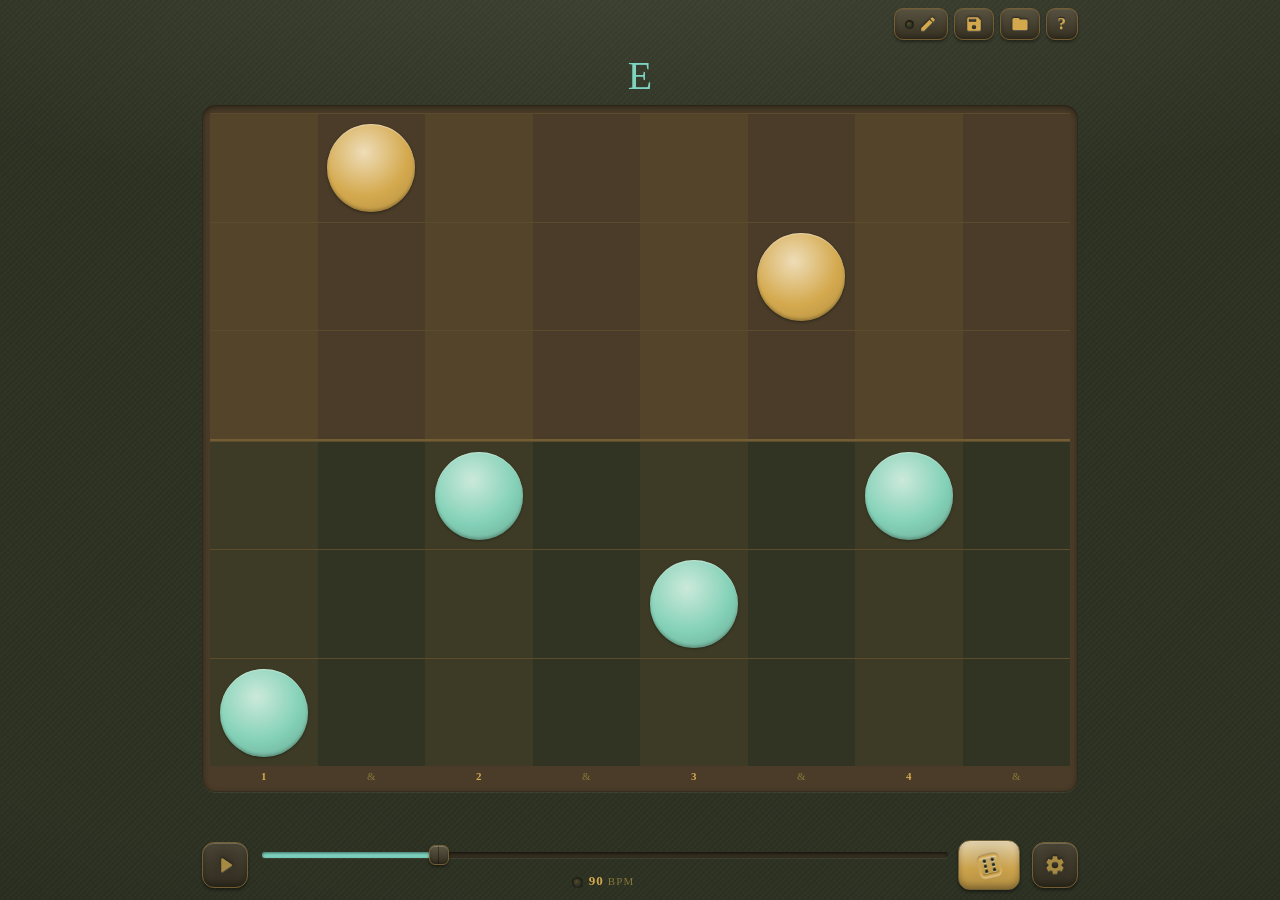
<file: index.html>
<!DOCTYPE html>
<html lang="en">
<head>
  <meta charset="UTF-8" />
  <!-- user-scalable=no + maximum-scale=1: his call (v2.14.4). Honoured in a
       standalone install; iOS Safari has ignored it in a browser tab since iOS 10,
       which is why `touch-action: pan-y` on html/body carries that case. See the
       document-lock comment in styles.css. -->
  <meta name="viewport" content="width=device-width, initial-scale=1, maximum-scale=1, user-scalable=no, viewport-fit=cover" />
  <meta name="theme-color" content="#17291e" />
  <meta name="description" content="Random, playable Travis-picking practice patterns on a drum-machine grid." />
  <title>ThumbPicker</title>

  <!-- PWA: installable + offline. iOS mostly ignores the manifest, so the
       apple-* tags and apple-touch-icon below are what actually make the
       home-screen install (standalone launch + icon) work on iPhone. -->
  <link rel="manifest" href="manifest.webmanifest" />
  <link rel="icon" type="image/png" sizes="32x32" href="icons/favicon-32.png" />
  <link rel="apple-touch-icon" href="icons/apple-touch-icon.png" />
  <meta name="apple-mobile-web-app-capable" content="yes" />
  <!-- ⚠️ `apple-mobile-web-app-status-bar-style: black-translucent` IS
       DELIBERATELY ABSENT (session 46i). Do not put it back without reading this.

       With it, the installed app painted under the status bar — but iOS still
       sized the web view to "screen minus status bar" and anchored it at y=0, so
       it ran out 44px EARLY AT THE BOTTOM. That left a flat, untextured strip
       below the home indicator, outside the document entirely: measured on his
       phone, a `position: fixed; bottom: 0` marker sat ABOVE it and a red `html`
       background would not tint it. Three CSS fixes were tried and all failed,
       because no stylesheet can reach outside the viewport.

       Without it, the view starts below the status bar and fills to the bottom
       edge — confirmed on his phone, `safe-area-inset-top` goes to 0 and the
       strip is gone. The cost is that iOS draws the status bar itself, so
       `theme-color` paints it; theme.js keeps that in step with the active theme
       so the bar matches the app's top edge instead of reading as a foreign
       band. -->
  <meta name="apple-mobile-web-app-title" content="ThumbPicker" />

  <link rel="stylesheet" href="css/styles.css" />
</head>
<body>
  <main>
    <!-- Header, TWO rows: capo state + the four pattern actions, then the name
         on its own line. It was one row from v2.10.2 (that collapse is what paid
         for moving the musical context above the grid), and the name came back
         down in v2.11.0 when the Guide became a fourth pill: with a capo set,
         the name was left 35px of a 351px row. It now has the full width in
         every state. Measured at 4 bars — see the .app-head comment in the CSS
         for what the second row costs on each screen size. -->
    <header class="app-head">
      <div class="ctx-row">
        <!-- Capo state, top-LEFT and in the same place in both chord modes. Only
             exists when a capo is set, so the default screen is untouched. -->
        <span id="capo-tag" class="capo-tag" data-help="capo-tag" hidden></span>
        <div class="grid-actions">
          <!-- Icon-only (v2.8.2): the three pills were the last text controls in an
               app that otherwise speaks in glyphs, and their labels were eating the
               header width the context readout needs — dropping them frees ~58px,
               which is what keeps even a 4-accidental custom progression at full
               14px instead of shrinking to 11.7px. Engraved like the gear and die.
               `title` carries the words (and the saved count) for a long-press. -->
          <button id="edit-toggle" class="pill pill-icon" type="button" aria-pressed="false" data-help="edit-toggle"
                  aria-label="Edit pattern" title="Toggle manual editing"><span class="rec-lamp" aria-hidden="true"></span><svg viewBox="0 0 24 24" aria-hidden="true"><path d="M3 17.25V21h3.75L17.81 9.94l-3.75-3.75L3 17.25zm17.71-10.21a1 1 0 0 0 0-1.41l-2.34-2.34a1 1 0 0 0-1.41 0l-1.83 1.83 3.75 3.75 1.83-1.83z"/></svg></button>
          <!-- Save and Load are NAV in help mode (help.js's NAV_SELECTOR), not
               educational stops — same treatment as the gear: they're doorways
               into sheets that now have real content of their own worth
               explaining, so the card lives on what's inside, not the pill. -->
          <button id="open-save" class="pill pill-icon" type="button"
                  aria-label="Save pattern" title="Save"><svg viewBox="0 0 24 24" aria-hidden="true"><path d="M17 3H5a2 2 0 0 0-2 2v14a2 2 0 0 0 2 2h14a2 2 0 0 0 2-2V7l-4-4zm-5 16a3 3 0 1 1 0-6 3 3 0 0 1 0 6zm3-10H5V5h10v4z"/></svg></button>
          <button id="open-load" class="pill pill-icon" type="button"
                  aria-label="Load pattern" title="Load"><svg viewBox="0 0 24 24" aria-hidden="true"><path d="M10 4H4a2 2 0 0 0-2 2v12a2 2 0 0 0 2 2h16a2 2 0 0 0 2-2V8a2 2 0 0 0-2-2h-8l-2-2z"/></svg></button>
          <!-- The Guide moved here from the Options sheet (v2.11.0): it was the
               only ACTION in there wearing a field label, and help belongs with
               the app's other always-reachable actions, not on a settings page. -->
          <button id="open-help" class="pill pill-icon pill-help" type="button"
                  aria-pressed="false" data-help="help-mode"
                  aria-label="Help mode: tap anything to see what it does"
                  title="Help">?</button>
        </div>
      </div>
      <div class="name-row" data-help="loaded-name">
        <span id="loaded-name" class="loaded-name"></span>
      </div>
    </header>

    <div class="stage">
      <!-- ONE slot above the grid says what you're playing over, in both chord
           modes: the single chord, or the progression's Roman numerals + key.
           They used to live in different places (chord here, progression up in
           the header), so the readout moved when you switched modes. The slot's
           height is reserved, so the grid never shifts; the big single-mode
           chord still overflows it upward, as it always did. -->
      <!-- One explanation, two boxes: the slot's own height is reserved and
           full-width, but what's IN it is either a 40px chord overflowing
           upward or a text-width run of numerals. `data-help-ring` points help
           mode's highlight at whichever child is actually showing, so it rings
           the thing you tapped rather than the reserved space around it. -->
      <div id="chord-head" class="chord-head" data-help="chord-head" data-help-ring=".c, #context">
        <span class="c"></span>
        <span id="context" class="context" hidden></span>
      </div>
      <section id="grid" class="grid" aria-label="Pattern grid" data-help="grid"></section>
    </div>
  </main>

  <!-- The only permanently-visible controls: the things you reach for with a
       guitar in your hands. Everything else lives in the Options sheet. -->
  <div class="controls">
    <!-- Status chips: sit bottom-right, above the gear, so the header name row
         is reserved for the pattern name. Both can show at once (e.g. Full
         Random bass under ×2), so they're a row, not one slot. -->
    <div class="type-indicators">
      <span id="x2-indicator" class="type-indicator" data-help="x2-indicator"></span>
      <span id="type-indicator" class="type-indicator" data-help="type-indicator"></span>
    </div>
    <div class="transport">
      <!-- BOTH transport icons live here and CSS shows one, keyed off
           `aria-pressed` — which already tracks exactly "running or counting
           in", so there is no second source of truth to drift. They're SVG for
           the same reason the die and gear are (session 44e): as text glyphs
           they were at the mercy of whatever the font drew for U+25A0, which
           was a 5.74px square in a 46px button sitting beside two 22px icons.
           It also retires the U+FE0E hack that stopped iOS rendering them as
           colour emoji. The `aria-label` still carries the state for a screen
           reader; the SVGs are decorative. -->
      <button id="play" class="btn-icon btn-play" type="button" aria-pressed="false" data-help="play"
              aria-label="Start metronome">
        <svg class="icon-play" viewBox="0 0 24 24" aria-hidden="true"><path d="M9 5.6 18.6 12 9 18.4Z" stroke="currentColor" stroke-width="2.2" stroke-linejoin="round"/></svg>
        <svg class="icon-stop" viewBox="0 0 24 24" aria-hidden="true"><rect x="7.2" y="7.2" width="9.6" height="9.6" rx="2"/></svg>
      </button>
      <div class="slider-wrap" data-help="bpm">
        <input id="bpm" class="bpm-slider" type="range" min="40" max="240" step="1" value="90"
               aria-label="Tempo in beats per minute" />
        <div class="bpm-readout"><!-- No data-help: the lamp sits INSIDE .slider-wrap, so a tap on it walks up
             to the Tempo card. It's a jewel blinking beside a number marked BPM,
             and its one non-obvious job (counting you in) is Play's card. -->
        <span id="beat-lamp" class="beat-lamp" aria-hidden="true"></span><output id="bpm-value" class="bpm-value" for="bpm">90</output> BPM</div>
      </div>
      <button id="generate" class="btn-icon btn-roll" type="button" data-help="generate"
              aria-label="Generate a new pattern" title="Generate">
        <svg viewBox="0 0 24 24" aria-hidden="true"><rect x="3.2" y="3.2" width="17.6" height="17.6" rx="4" fill="none" stroke="currentColor" stroke-width="2"/><circle cx="8.4" cy="7.4" r="1.4"/><circle cx="8.4" cy="12" r="1.4"/><circle cx="8.4" cy="16.6" r="1.4"/><circle cx="15.6" cy="7.4" r="1.4"/><circle cx="15.6" cy="12" r="1.4"/><circle cx="15.6" cy="16.6" r="1.4"/></svg>
      </button>
      <button id="open-options" class="btn-icon btn-gear" type="button"
              aria-label="Options" title="Options">
        <svg viewBox="0 0 24 24" aria-hidden="true"><path d="M19.14 12.94c.04-.3.06-.61.06-.94 0-.32-.02-.64-.07-.94l2.03-1.58a.49.49 0 0 0 .12-.61l-1.92-3.32a.488.488 0 0 0-.59-.22l-2.39.96c-.5-.38-1.03-.7-1.62-.94l-.36-2.54a.484.484 0 0 0-.48-.41h-3.84c-.24 0-.43.17-.47.41l-.36 2.54c-.59.24-1.13.57-1.62.94l-2.39-.96c-.22-.08-.47 0-.59.22L2.74 8.87c-.12.21-.08.47.12.61l2.03 1.58c-.05.3-.09.63-.09.94s.02.64.07.94l-2.03 1.58a.49.49 0 0 0-.12.61l1.92 3.32c.12.22.37.29.59.22l2.39-.96c.5.38 1.03.7 1.62.94l.36 2.54c.04.24.24.41.47.41h3.84c.24 0 .44-.17.48-.41l.36-2.54c.59-.24 1.12-.56 1.62-.94l2.39.96c.22.08.47 0 .59-.22l1.92-3.32c.12-.22.07-.47-.12-.61l-2.01-1.58zM12 15.6a3.6 3.6 0 1 1 0-7.2 3.6 3.6 0 0 1 0 7.2z"/></svg>
      </button>
    </div>
  </div>

  <!-- Options: generation inputs (set between takes) + app-wide preferences. -->
  <div id="options-sheet" class="sheet" hidden>
    <div class="sheet-backdrop" data-close></div>
    <section class="sheet-panel" role="dialog" aria-modal="true" aria-labelledby="options-title">
      <!-- TWO PAGES. The sheet used to hold everything at once and sat at 460px
           of a 487px cap on a 375x553 phone — ~27px spare, i.e. room for zero new
           control rows (a row is 58px). That ceiling had already pushed the die
           onto a section-header line and left the capo nowhere to go. Splitting
           on the natural seam — what the PATTERN is, vs how the APP behaves —
           gives each page ~150px spare.
           The tabs ride the sheet's TITLE line, so the split costs no height at
           all (the version tag moved into the Guide to make the room). -->
      <header class="sheet-head">
        <h2 id="options-title">Options</h2>
        <div class="segmented seg-tabs" role="tablist" aria-label="Options pages">
          <button type="button" role="tab" id="tab-setup" class="active"
                  aria-controls="page-setup" aria-selected="true">Setup</button>
          <button type="button" role="tab" id="tab-prefs"
                  aria-controls="page-prefs" aria-selected="false">Preferences</button>
        </div>
        <button class="sheet-close" type="button" data-close aria-label="Close"><svg viewBox="0 0 12 12" aria-hidden="true"><path d="M1 1l10 10M11 1L1 11"/></svg></button>
      </header>

      <!-- Both pages occupy the SAME grid cell, so the panel is always as tall as
           the taller one and switching tabs can't make the sheet jump. The
           inactive page is hidden by `visibility` (still occupying its cell), not
           `display`. -->
      <div class="sheet-pages">

      <div class="sheet-page" id="page-setup" role="tabpanel" aria-labelledby="tab-setup">

      <!-- Row 1 is the instrument's CONTEXT — one chord or a progression, and
           where the capo is. Deliberately NOT the die's row (see row 2). -->
      <div class="control-row format-capo">
        <div class="field" data-help="chord-mode">
          <span>Format</span>
          <div id="chord-mode" class="segmented" role="group" aria-label="Chord mode">
            <button type="button" data-mode="single" class="active">Single</button>
            <button type="button" data-mode="progression">Progression</button>
          </div>
        </div>

        <!-- The empty slot sits BETWEEN the two controls as of v2.14.4, which is
             what right-aligns the capo (his note). It moved rather than
             disappearing, so the row keeps its fixed 3-slot geometry — and putting
             the slack here instead of at the right edge means the capo's legend
             still sits over its own stepper rather than floating left of it, which
             is what "right align the button, not the label" asks for.
             The "sounds in" readout used to live in this slot; it moved into the
             header's capo tag (v2.12.0), where the capo state is already reported,
             so the two halves of one fact stopped living on two screens. -->
        <div class="field"></div>

        <!-- Capo: a shape-first transpose. The grid's frets are SHAPE frets, so
             nothing on screen changes — this shifts the sounding pitch and the
             concert-key readout only. Negative values are a down-tuned guitar
             (the same transform, which a physical capo can't do). -->
        <div class="field" data-help="capo">
          <span>Capo</span>
          <div class="stepper" id="capo">
            <button type="button" data-capo-step="-1" aria-label="Capo down">−</button>
            <output id="capo-value" aria-live="off">0</output>
            <button type="button" data-capo-step="1" aria-label="Capo up">+</button>
          </div>
        </div>
      </div>

      <!-- Row 2 is the die's row, and holds NOTHING else it doesn't re-roll —
           that adjacency is the only thing telling you what the die's scope is,
           and since v2.14.4 the die sits directly BESIDE the chord rather than out
           at the row's edge (his note). The whole group is centred, and the two
           modes are cut to the same total width, so nothing moves when you switch.
           See .control-row.with-die. -->
      <div class="control-row with-die">
        <!-- TWO controls that open ONE panel (v2.14.1, his call): the chord and
             its quality are separate cylinders, so they're separated here too —
             two legends over two wells with a division line between them. The
             <select> underneath is still one control holding one chord id; only
             the trigger's face is split (see chordSplitLabel in wheel.js). -->
        <label class="field field-split" id="field-chord" data-help="field-chord">
          <span class="split-legends"><span>Chord</span><span>Quality</span></span>
          <select id="chord"></select>
        </label>

        <!-- ONE field over TWO selects (v2.14.5, his call): key × progression is a
             cross-product the same way root × quality is — "let's play a 1-4-5 in
             C" — so it wears the same split field and opens the same two-drum
             panel. #key carries `dd-native data-dd="1"` so enhanceAll SKIPS it:
             there is one trigger here, owned by #progression, and the key reel
             writes to #key through the commitKey handed to the renderer. Both
             selects stay the source of truth and app.js's two `change` listeners
             are untouched. -->
        <label class="field field-split" id="field-keyprog" data-help="field-keyprog" hidden>
          <span class="split-legends"><span>Key</span><span>Progression</span></span>
          <select id="key" class="dd-native" data-dd="1" aria-label="Key"></select>
          <select id="progression" aria-label="Progression"></select>
        </label>

        <div class="field field-die">
          <!-- The die is a carved key SUNK into a well now (session 27, his call):
               same recessed-well + raised-key material as the capo stepper, so the
               Options sheet speaks one hardware language. The well is the sized
               46px element; the key fills it and sinks straight in on press. This
               deliberately differs from the transport's PROUD Generate die — two
               dice, two treatments, because the options die sits among wells. -->
          <div class="die-well">
          <button id="randomize-chords" class="die-btn" type="button" data-help="randomize-chords"
                  aria-label="Random key and progression" title="Random key &amp; progression">
            <!-- A SIX, and tilted, to match the transport's die (v2.14.6, his
                 note). Same pip layout and radii as #generate's — two columns of
                 three — so the two dice read as the same object; the tilt is on
                 the svg in CSS, like the transport's. The form factor stays this
                 button's own: an engraved outline on a flat key, not the cream
                 Bakelite face. -->
            <svg viewBox="0 0 24 24" aria-hidden="true"><rect x="3.2" y="3.2" width="17.6" height="17.6" rx="4" fill="none" stroke="currentColor" stroke-width="2"/><circle cx="8.4" cy="7.4" r="1.4"/><circle cx="8.4" cy="12" r="1.4"/><circle cx="8.4" cy="16.6" r="1.4"/><circle cx="15.6" cy="7.4" r="1.4"/><circle cx="15.6" cy="12" r="1.4"/><circle cx="15.6" cy="16.6" r="1.4"/></svg>
          </button>
          </div>
        </div>

        <!-- Save / delete a custom progression (item 17, session 45). ONE key,
             three states, driven by syncProgressionSaveKey(): disabled on a
             preset or in single mode, a floppy on a hand-edit you haven't
             stored, a bin on one you have — so you delete a progression from
             the same place you saved it.

             It rides THIS row rather than the header (his placement call): a
             row below the header pills would cost >=32px against the 11.06px
             of clearance the grid has at 375x553. Measured here at 375: the
             page track is 343px and the group is 237 + 46 + this 44px well
             over 6px gaps = 339, so 4px of slack — the same margin the
             `.layers` row lives with. It stays in the DOM in SINGLE mode too,
             merely disabled, which is what keeps the group's total width
             identical in both chord modes so the die can't move when you
             switch. Both facts are re-measured by the "save-progression key
             fits the die's row" layout test. -->
        <div class="field field-die">
          <div class="die-well well-save-prog">
            <button id="save-progression" class="die-btn" type="button" data-action="off" disabled
                    data-help="save-progression"
                    aria-label="Save this progression" title="Save progression">
              <!-- Two glyphs, one shown at a time by CSS off `data-action` — the
                   same trick the transport's play/stop pair uses (v3.12.1), and
                   for the same reason: one button whose FACE reports the state
                   beats two buttons where one is always dead. -->
              <svg class="glyph-save" viewBox="0 0 24 24" aria-hidden="true"><path d="M4.6 3.6h11.2l3.6 3.6v12.6a.6.6 0 0 1-.6.6H4.6a.6.6 0 0 1-.6-.6V4.2a.6.6 0 0 1 .6-.6z" fill="none" stroke="currentColor" stroke-width="1.9" stroke-linejoin="round"/><path d="M7.8 3.6h7.2v5.2H7.8z" fill="none" stroke="currentColor" stroke-width="1.7" stroke-linejoin="round"/><path d="M7.4 13.2h9.2v7.2H7.4z" fill="none" stroke="currentColor" stroke-width="1.7" stroke-linejoin="round"/></svg>
              <svg class="glyph-delete" viewBox="0 0 24 24" aria-hidden="true"><path d="M4.4 6.6h15.2M9.6 6.6V4.4a.8.8 0 0 1 .8-.8h3.2a.8.8 0 0 1 .8.8v2.2M6.4 6.6l.9 13a.8.8 0 0 0 .8.8h7.8a.8.8 0 0 0 .8-.8l.9-13" fill="none" stroke="currentColor" stroke-width="1.9" stroke-linecap="round" stroke-linejoin="round"/><path d="M10.4 10.4v6.4M13.6 10.4v6.4" fill="none" stroke="currentColor" stroke-width="1.7" stroke-linecap="round"/></svg>
            </button>
          </div>
        </div>
      </div>

      <!-- Thumb and Fingers sit side by side because that IS the model: two
           layers, generated and re-rolled independently. The row's slots are
           UNEVEN (see .control-row.layers) — the Thumb menu has by far the
           longest values and the other two have the shortest. -->
      <div class="control-row layers">
        <label class="field" data-help="bass">
          <span>Thumb</span>
          <select id="bass"></select>
        </label>
        <label class="field" data-help="chaos">
          <span>Fingers</span>
          <select id="chaos"></select>
        </label>
        <!-- Session 36 — Pattern length's old slot. A two-key segmented
             control, same family as Format/Capo/the die (his call, not the
             Sound-toggle lamp material — that belongs to the Preferences
             page, this sheet's Setup page speaks carved-keys-in-a-well).
             Starts `data-locked` to match the default Single mode (see
             #field-keyprog's static `hidden` for the same pattern);
             setChordMode() flips it as the mode changes.
             LOCKED, NOT `disabled` (his call, session 36c): a disabled button
             can't be `:active`, so a press gave no feedback at all — he wants
             it to press in and POP BACK OUT, i.e. visibly refuse rather than
             sit dead. So the keys stay enabled, the lock lives on the wrapper,
             and app.js refuses the commit; the ka-chunk stays silent because a
             locked press is a no-op, the same rule as re-pressing an already-
             seated key or the capo at an end-stop. -->
        <div class="field" data-help="x2">
          <span>×2</span>
          <div id="x2-toggle" class="segmented" role="group" aria-label="×2 mode" data-locked>
            <button type="button" data-x2="off" class="active">×1</button>
            <button type="button" data-x2="on">×2</button>
          </div>
        </div>
      </div>

      <!-- Swing. On the Setup page rather than Preferences because this is
           part of what you're PLAYING, not how the app behaves — the same
           reasoning that keeps chord and capo here. It is NOT a generation
           input: the die doesn't roll it and it isn't in the pattern, which is
           why it sits below the die's row rather than in it.

           ONE smooth slider over the whole range, like the BPM one it sits
           below — the user tried five named detents (v2.13.1) and preferred
           this. It swings the "&"s only; the quarters resolution that briefly
           rode beside it here was cut for not being Travis picking. -->
      <div class="control-row">
        <label class="field span-3" id="field-swing" data-help="swing">
          <span>Swing</span>
          <div class="slider-well">
            <input id="swing" class="swing-slider" type="range" min="50" max="75" step="1" value="50"
                   aria-label="Swing amount" aria-valuetext="Straight">
            <output id="swing-value" class="swing-value" for="swing">Straight</output>
          </div>
        </label>
      </div>

      </div><!-- /page-setup -->

      <div class="sheet-page is-away" id="page-prefs" role="tabpanel" aria-labelledby="tab-prefs">

      <p class="sheet-sec">Sound</p>

      <!-- Amp pilot lamps in a 2x2 bank — the jewel lights when the layer is on.
           Metronome / Melody / Count-in are what you hear during play; Buttons is
           the UI press-click (its own on/off). ids are unchanged (click-toggle =
           metronome, pattern-toggle = melody) so the app wiring is untouched. -->
      <div class="lamp-row">
        <label class="lamp" data-help="click-toggle">
          <input id="click-toggle" type="checkbox" checked />
          <span class="jewel"></span>
          <span class="t">Metronome</span>
        </label>
        <label class="lamp" data-help="pattern-toggle">
          <input id="pattern-toggle" type="checkbox" checked />
          <span class="jewel"></span>
          <span class="t">Melody</span>
        </label>
        <label class="lamp" data-help="count-in-toggle">
          <input id="count-in-toggle" type="checkbox" checked />
          <span class="jewel"></span>
          <span class="t">Count-in</span>
        </label>
        <label class="lamp" data-help="ui-sound-toggle">
          <input id="ui-sound-toggle" type="checkbox" checked />
          <span class="jewel"></span>
          <span class="t">Buttons</span>
        </label>
      </div>

      <!-- On its OWN full-width row, deliberately outside the 2x2 (session 48e).
           The four above are sound SOURCES; this one is device behaviour, so it
           reads as a different kind of setting, and full width fits a real phrase
           instead of another cryptic word. It is the opt-OUT: the app takes the
           audio by default, because nearly everyone keeps a phone on silent and a
           polite default would mean a clickless first impression for almost
           everyone. Measured at 375x553 before adding: the Preferences panel had
           155.89px of slack under the 88dvh cap and this row costs 49.5px. Three
           across was measured and rejected - a third-width lamp is 109px and
           "Metronome" alone is 83px of text before its jewel. -->
      <div class="lamp-row one">
        <label class="lamp" data-help="share-audio-toggle">
          <input id="share-audio-toggle" type="checkbox" />
          <span class="jewel"></span>
          <span class="t">Let other apps play</span>
        </label>
      </div>

      <!-- ONE ROW OF THREE (his call, session 44c). Tone shipped on a row of its
           own under the Sound lamps, on the argument that it's a sound setting
           rather than an appearance one — but `.control-row` is a 3-slot grid and
           these two were already sitting at a third each, so the third slot was
           standing empty directly below. Filling it costs a whole row's height
           and reads tidier than the semantic split did.

           No "Appearance" caption: the fields name themselves, the page is
           already called Preferences, and a caption that looks exactly like a
           field label stacked on top of field labels says nothing. That's also
           why a mixed sound/appearance row is fine here — nothing claims
           otherwise.

           Tone is a field (the dropdown/well family) rather than a segmented
           key: carved keys in a well are the SETUP page's material, and a
           two-key segment here would import Setup's language. -->
      <div class="control-row">
        <label class="field" data-help="tone">
          <span>Tone</span>
          <select id="tone"></select>
        </label>
        <label class="field" data-help="label-mode">
          <span>Note labels</span>
          <select id="label-mode"></select>
        </label>
        <label class="field" data-help="theme">
          <span>Theme</span>
          <select id="theme"></select>
        </label>
      </div>

      </div><!-- /page-prefs -->
      </div><!-- /sheet-pages -->
    </section>
  </div>

  <!-- Saved library: save the current pattern, or load/delete an existing one -->
  <div id="saved-sheet" class="sheet" hidden>
    <div class="sheet-backdrop" data-close></div>
    <section class="sheet-panel" role="dialog" aria-modal="true" aria-labelledby="saved-title">
      <header class="sheet-head">
        <h2 id="saved-title">Save</h2>
        <!-- Export/Import/Restore used to ride this row as three always-visible
             text buttons (session 39); session 43 tucked them behind a "..."
             toggle. His follow-up: keep the toggle, but the revealed buttons
             belong back on THIS row, to the right of the title, same as
             before — not pushed onto a row of their own below. -->
        <button id="library-menu-btn" class="sheet-menu-btn" type="button" data-help="library-menu"
                aria-label="Library options" title="Library options" hidden>
          <svg viewBox="0 0 24 24" aria-hidden="true"><circle cx="5" cy="12" r="2.2"/><circle cx="12" cy="12" r="2.2"/><circle cx="19" cy="12" r="2.2"/></svg>
        </button>
        <div id="library-menu" class="library-menu" hidden>
          <button id="export-btn" type="button" data-help="export-btn">Export</button>
          <button id="import-btn" type="button" data-help="import-btn">Import</button>
          <button id="restore-builtins-btn" type="button" data-help="restore-builtins-btn">Restore</button>
          <input id="import-file" type="file" accept="application/json" hidden />
        </div>
        <button class="sheet-close" type="button" data-close aria-label="Close"><svg viewBox="0 0 12 12" aria-hidden="true"><path d="M1 1l10 10M11 1L1 11"/></svg></button>
      </header>

      <p id="import-hint" class="save-hint"></p>

      <div id="save-section">
        <div class="save-row">
          <input id="save-name" type="text" placeholder="Name this pattern" autocomplete="off" data-help="save-name" />
          <button id="save-btn" class="btn-primary" type="button" data-help="save-btn">Save</button>
        </div>
        <div class="save-hint-row">
          <span id="save-lamp" class="save-lamp" aria-hidden="true"></span>
          <p id="save-hint" class="save-hint"></p>
        </div>
      </div>

      <!-- One card covers every dynamic row inside: the per-item markup is all
           built in app.js, so (same precedent as the grid's per-bar chord
           picker, grid.js) it carries no data-help of its own and falls
           through to this static parent instead — the "every data-help target
           has copy" test only scans this file, not app.js. -->
      <ul id="saved-list" class="saved-list" data-help="saved-list"></ul>
    </section>
  </div>

  <script type="module" src="js/app.js"></script>
</body>
</html>
</file>
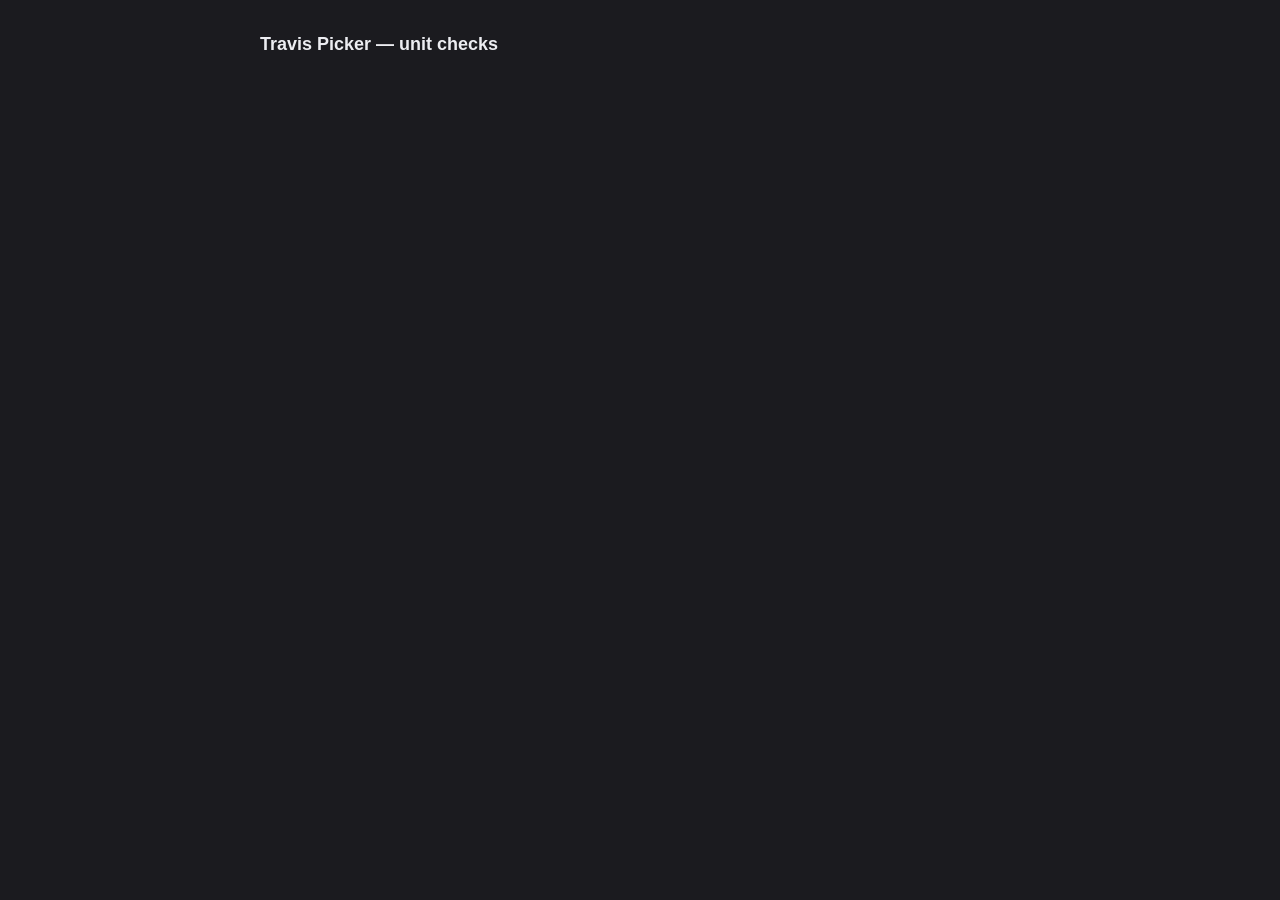
<file: tests.html>
<!DOCTYPE html>
<html lang="en">
<head>
  <meta charset="UTF-8" />
  <meta name="viewport" content="width=device-width, initial-scale=1" />
  <title>Travis Picker — Tests</title>
  <style>
    body { background:#1b1b1f; color:#ecedf1; font:15px/1.4 -apple-system,BlinkMacSystemFont,"Segoe UI",Roboto,sans-serif; padding:20px; max-width:760px; margin:0 auto; }
    h1 { font-size:18px; }
    ul { list-style:none; padding:0; }
    code { color:#f0a44a; }
  </style>
</head>
<body>
  <h1>Travis Picker — unit checks</h1>
  <div id="report"></div>
  <script type="module">
    import { runTests } from "./js/tests.js";
    runTests(document.getElementById("report"));
  </script>
</body>
</html>
</file>
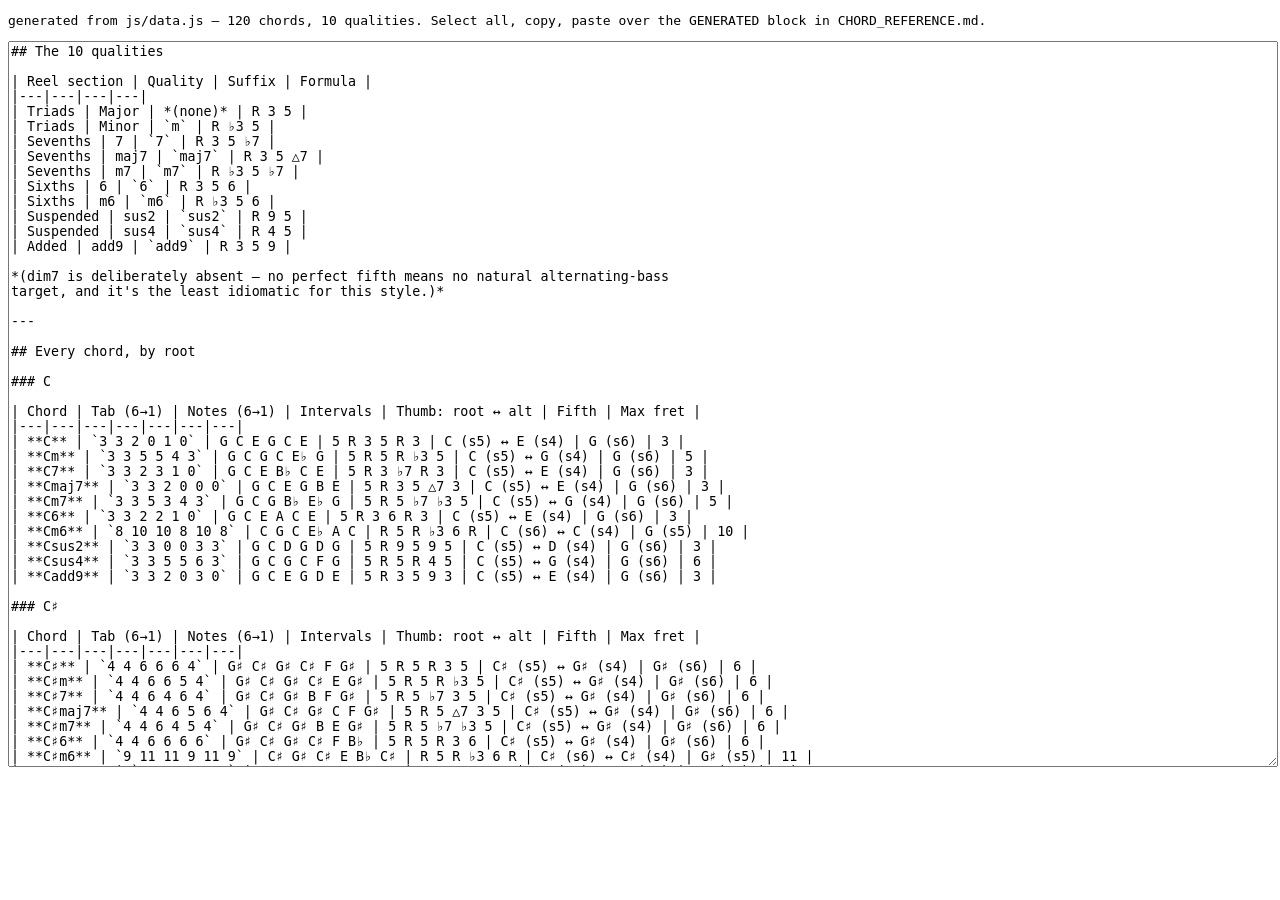
<file: tools/gen_chord_reference.html>
<!doctype html>
<html>
<head>
<meta charset="utf-8">
<title>CHORD_REFERENCE.md table generator</title>
</head>
<body>
<!--
  Authoring tool, not part of the app — nothing at runtime imports this page,
  and it isn't in sw.js's PRECACHE. It regenerates the TABLE portion of
  ../CHORD_REFERENCE.md straight from js/data.js, so the reference sheet can't
  drift out of sync with a voicing change the way the hand-typed original did
  (~25 chords went stale across session 35 alone).

  How to use: serve the repo over HTTP (ES modules need it — see CLAUDE.md's
  "Running it"), open this page, copy the textarea's contents, and paste them
  in over everything between the GENERATED:START / GENERATED:END markers in
  CHORD_REFERENCE.md. The hand-written prose above and below those markers
  (the intro, "How to read it", the "Worth your eye" judgment-call notes) is
  not touched — it's a separate, load-bearing part of the doc and is edited
  by hand, same as always.
-->
<pre id="status">loading js/data.js…</pre>
<textarea id="out" style="width: 100%; height: 80vh; font-family: monospace; white-space: pre;" readonly></textarea>
<script type="module">
  import {
    ROOTS, QUALITIES, CHORDS, CHORD_SHAPES, CHORD_IDS, OPEN_STRING_MIDI,
  } from "../js/data.js";

  const STRINGS = [6, 5, 4, 3, 2, 1];

  // Same spelling table the app itself uses (ROOTS[].name), indexed by pc —
  // reusing it rather than re-typing PC_NAME is the whole point: a pitch can't
  // be spelled two ways between the app and this sheet.
  const pcName = new Array(12);
  for (const r of ROOTS) pcName[r.pc] = r.name;
  const rootPcById = Object.fromEntries(ROOTS.map((r) => [r.id, r.pc]));

  const openPc = Object.fromEntries(STRINGS.map((s) => [s, OPEN_STRING_MIDI[s] % 12]));
  const pcAt = (string, fret) => (openPc[string] + fret) % 12;

  // Standard interval-name spelling, degree numbers only for the ones this
  // library actually uses (no dim/aug quality, so no ♭5/♯5 ever appears).
  const INTERVAL = ["R", "♭9", "9", "♭3", "3", "4", "♯4", "5", "♭6", "6", "♭7", "△7"];

  // The quality's chord-tone formula — music theory, not a voicing, so it's a
  // constant of the quality itself and can't go stale the way a fret shape can.
  const FORMULA = {
    major: "R 3 5", minor: "R ♭3 5",
    dom7: "R 3 5 ♭7", maj7: "R 3 5 △7", min7: "R ♭3 5 ♭7",
    maj6: "R 3 5 6", min6: "R ♭3 5 6",
    sus2: "R 9 5", sus4: "R 4 5", add9: "R 3 5 9",
  };
  const REEL_SECTION = { major: "Triads", minor: "Triads", dom7: "Sevenths", maj7: "Sevenths", min7: "Sevenths",
    maj6: "Sixths", min6: "Sixths", sus2: "Suspended", sus4: "Suspended", add9: "Added" };

  function qualityTable() {
    const rows = QUALITIES.map((q) =>
      `| ${REEL_SECTION[q.id]} | ${q.name} | ${q.suffix ? "\`" + q.suffix + "\`" : "*(none)*"} | ${FORMULA[q.id]} |`
    );
    return [
      "| Reel section | Quality | Suffix | Formula |",
      "|---|---|---|---|",
      ...rows,
    ].join("\n");
  }

  function chordRow(id) {
    const chord = CHORDS[id];
    const shape = CHORD_SHAPES[id];
    const rootPc = rootPcById[chord.rootId];

    const tab = STRINGS.map((s) => (shape[s] == null ? "x" : String(shape[s])));
    const notes = STRINGS.map((s) => (shape[s] == null ? "x" : pcName[pcAt(s, shape[s])]));
    const intervals = STRINGS.map((s) =>
      shape[s] == null ? "·" : INTERVAL[(pcAt(s, shape[s]) - rootPc + 12) % 12]
    );

    // Same lookup the app's own resolver uses (generator.js resolveBar): root
    // and alt read the shape fret at their string (falling back to open, 0,
    // if the shape doesn't specify it); fifth reads the chord's dedicated
    // fifthFret rather than the shape, since it can sit on a string the shape
    // itself doesn't fret (C's fifth is string 6 fret 3 in a shape that mutes
    // string 6... no, C frets it; the general case is real regardless).
    const rootFret = shape[chord.root] ?? 0;
    const altFret = shape[chord.alt] ?? 0;
    const rootNote = pcName[pcAt(chord.root, rootFret)];
    const altNote = pcName[pcAt(chord.alt, altFret)];
    const fifthNote = pcName[pcAt(chord.fifth, chord.fifthFret)];

    const fretted = STRINGS.map((s) => shape[s]).filter((f) => f != null);
    const maxFret = Math.max(...fretted, chord.fifthFret);

    return `| **${chord.name}** | \`${tab.join(" ")}\` | ${notes.join(" ")} | ${intervals.join(" ")} | ${rootNote} (s${chord.root}) ↔ ${altNote} (s${chord.alt}) | ${fifthNote} (s${chord.fifth}) | ${maxFret} |`;
  }

  function chordTables() {
    const header = [
      "| Chord | Tab (6→1) | Notes (6→1) | Intervals | Thumb: root ↔ alt | Fifth | Max fret |",
      "|---|---|---|---|---|---|---|",
    ];
    const sections = [];
    let currentRoot = null;
    let rows = [];
    const flush = () => {
      if (currentRoot != null) {
        sections.push(`### ${currentRoot}\n\n${header.join("\n")}\n${rows.join("\n")}`);
      }
    };
    for (const id of CHORD_IDS) {
      const chord = CHORDS[id];
      const rootName = pcName[rootPcById[chord.rootId]];
      if (rootName !== currentRoot) {
        flush();
        currentRoot = rootName;
        rows = [];
      }
      rows.push(chordRow(id));
    }
    flush();
    return sections.join("\n\n");
  }

  const md = [
    "## The 10 qualities",
    "",
    qualityTable(),
    "",
    "*(dim7 is deliberately absent — no perfect fifth means no natural alternating-bass",
    "target, and it's the least idiomatic for this style.)*",
    "",
    "---",
    "",
    "## Every chord, by root",
    "",
    chordTables(),
  ].join("\n");

  document.getElementById("out").value = md;
  document.getElementById("status").textContent =
    `generated from js/data.js — ${CHORD_IDS.length} chords, ${QUALITIES.length} qualities. Select all, copy, paste over the GENERATED block in CHORD_REFERENCE.md.`;
</script>
</body>
</html>
</file>
<file: css/styles.css>
/* styles.css — mobile-first. Phone portrait is the target; desktop is an
   afterthought widened via a min-width query at the bottom.

   VISUAL LANGUAGE (v2.1 identity pass): the whole screen is one warm tweed
   "faceplate" — a piece of gear. The pattern grid is RECESSED into it; the
   transport buttons are RAISED and carved; the type voice is a serif (Fraunces).
   The mood board was 60s/70s RCA country + Gretsch walnut-and-gold + tweed amps.

   Colors come from themes.json via js/theme.js, which sets these custom
   properties on :root. The values below are the "merle" defaults so the app
   still renders correctly if the theme fetch fails. The tweed weave / sheen /
   vignette overlays are fixed rgba (texture, not hue) so they ride every theme;
   the color pass tunes the roles, not this file's structure. */

/* THE PANEL SPEAKS IN TWO VOICES, and each one has a job (session 17;
   cut from three to two in session 44d):

   --serif   Fraunces. What a control SAYS: values, names, prose — and any word
             INSIDE a control (a dropdown's value, a lamp's name, a button's
             word). The app's actual voice.
   --legend  Jost. What the machine CALLS a thing: the small tracked caps ABOVE
             a control, silkscreened onto the faceplate. Never changes, and
             should recede — Fraunces is characterful enough for both of them.

   --numeral WAS A THIRD VOICE AND ISN'T ANY MORE. It used to be a rounded
             geometric from the SYSTEM stack (ui-rounded / SF Pro Rounded),
             justified as "a legibility exception, not a third opinion: serif
             hairlines and tracked caps both go mushy at 11px in a 30px circle."

             THAT CLAIM WAS REASONED, NOT MEASURED, AND IT IS WRONG — rendered
             side by side in the real dome at the real size (session 44d, his
             question: "have we considered the two fonts we already are
             using?"), Fraunces at bold holds up completely. Two things had been
             missed: Fraunces is VARIABLE, so `opsz` 9 is a genuine small-size
             cut with thicker hairlines and opener counters, and its `SOFT` axis
             rounds the terminals — which is the rounded quality the third voice
             was reaching for in the first place.

             It also fixes a real gap rather than only saving a font: a system
             stack is free only while every user is on Apple hardware, and off
             it `system-ui` is NOT rounded, so the design intent silently
             vanished. That is the same trap that made the legend face bundled
             Jost instead of system Futura — the numeral voice had simply never
             been held to it.

             So it's Fraunces now, and it stays a named variable because four
             places want this exact treatment: the note domes, the beat ruler,
             the BPM readout and the chord box's fret digit.

   --numeral-var  the axis settings that make Fraunces a small-size numeral.
             `wght` is deliberately ABSENT so `font-weight` still controls it
             per site; naming an axis here would override that. WONK 0 keeps
             the quirky alternates out of a 30px circle. */

   Both bundled + precached — no font CDN, because the app runs offline. Adding
   a font means adding it to sw.js PRECACHE and bumping CACHE; there's a test.

   Fraunces: latin subset, full variable axes (wght/opsz/SOFT/WONK), OFL 1.1,
   see fonts/OFL-Fraunces.txt.

   Jost: latin subset, variable 400–600, OFL 1.1, see fonts/OFL-Jost.txt.
   Chosen over the system Futura it resembles because REFERENCING a commercial
   system face is only free while every user is on Apple hardware — an OFL face
   is ours to embed, renders identically everywhere, and stays free if this is
   ever sold. Same footing as Fraunces. */
@font-face {
  font-family: "Fraunces";
  src: url("../fonts/fraunces-latin.woff2") format("woff2");
  font-weight: 100 900;
  font-display: swap;
}
@font-face {
  font-family: "Jost";
  src: url("../fonts/jost-latin.woff2") format("woff2");
  font-weight: 400 600;
  font-display: swap;
}

:root {
  --bg: #17291e;        /* app background */
  --surface: #4a3c28;   /* empty grid cells / panels */
  --accent: #d4a94e;    /* beat highlights, buttons, headers, text */
  --active: #7dd4c0;    /* filled note circles (thumb) */
  --label: #12241a;     /* text inside note circles */

  /* Derived by theme.js (blends); these fallbacks match JERRY, the default
     since v2.9.2 — read out of the live app rather than hand-computed, so a
     failed themes.json fetch lands on exactly what a successful one produces. */
  --text: #d4a94e;
  --muted: #88763b;
  --line: #735d33;
  --beat-tint: #5c4a2d;
  --control: #3d3726;
  --playhead: #5e7965;
  --faceplate: #2c3122; /* the tweed base tone (blend of bg+surface) */
  --grid-line: #5d4b2d;
  --band-thumb: #313323;
  --beat-wash: rgba(212, 169, 78, 0.07);
  --hardware: #a3874a;
  --hardware-deep: #725f34;
  --glyph: #a78a42;
  --lamp-hot: #ceefe7;
  --lamp-rim: #45756a;
  --lamp-glow: rgba(125, 212, 192, 0.55);
  --jewel-off-hi: #584c2d;
  --jewel-off: #2e3123;
  --active-deep: #62a596;
  --accent-deep: #b28e42;
  --active-hi: #cbeee6;
  --accent-hi: #eeddb8;
  --recess-shadow: rgba(0, 0, 0, 0.45);

  /* fixed texture overlay (theme-independent bevel highlight) */
  --bevel-hi: rgba(255, 240, 215, 0.07);

  --serif: "Fraunces", "Iowan Old Style", "Charter", Georgia, serif;
  /* The legend falls back to a GROTESQUE, never to the rounded numeral face —
     if Jost is slow or missing, a panel legend should still read as engraved. */
  --legend: "Jost", "Helvetica Neue", Helvetica, Arial, sans-serif;
  /* Same stack as --serif on purpose: if Fraunces is missing, a fret digit
     should still land on a real serif rather than on whatever `system-ui` is. */
  --numeral: "Fraunces", "Iowan Old Style", "Charter", Georgia, serif;
  --numeral-var: "opsz" 9, "SOFT" 100, "WONK" 0;

  /* ONE legend tier, deliberately (session 17). The sheet used to have two —
     a 9px/0.22em section caption above 10px/0.14em field labels — which put the
     SMALLER type on the thing that outranked, and left the two Options pages
     opening with different objects. Anything that names a control from outside
     it now uses exactly these three values. */
  --legend-size: 10px;
  --legend-track: 0.16em;
  --legend-weight: 500;

  /* THE CHORD WHEEL'S GEOMETRY lives here, not in .dd-wheel, because two places
     have to agree on it (v2.14.3, his call): the panel's two barrels, and the
     Options chord field, which is cut to the same width so the control you press
     is the size of the mechanism it opens. The field's well contributes 9px of
     padding + 1px of border per side, which is exactly what the housing
     contributes around the drums — so ONE number serves both, and since
     dropdown.js anchors a panel to the trigger's left edge, each barrel opens
     directly under its own half of the field. */
  /* --drums-w is the PRIMARY constant since v2.14.5, and the two pickers derive
     their splits from it — chord × quality and key × progression must open the
     identical housing, or the field would have to change width between chord
     modes, which is the thing he asked us to stop doing in v2.14.4. */
  --drums-w: 217px;   /* the housing's inside width */
  --drum-gap: 10px;   /* clear space either side of the axle line */
  --drum-axle: 1px;
  --drum-span: calc(var(--drums-w) - var(--drum-gap) * 2 - var(--drum-axle));
  /* Each pair names its FIRST face and derives the second, so a pair can never
     stop summing to the housing.

     BOTH PICKERS NOW SPLIT AT THE SAME PLACE, 48/148 (his call, session 45c).
     They were 88/108 and 72/124, so the field's division line jumped sideways
     when you switched chord modes — the one thing v2.14.4 set out to stop, and
     the reason both wheels open the identical housing in the first place. One
     split, and the closed field looks the same in both modes.

     48 is measured, not chosen to match: the widest left-hand face anywhere is
     "G♯" at 30.5px (roots) against "Am" at 28.8px (keys), and the widest thing
     on either right-hand reel is the progression numerals — a saved custom can
     spell "Imaj7–♯ivm7–♭VIIsus4–IVadd9" at 266px, while the quality reel's
     widest is its own "SUSPENDED" caption at 59px. So the left drums were
     carrying ~50px they had no use for while the progression reel starved at
     124. --drums-w is untouched, so --wheel-w, the Options field, the die's row
     and the panel's outer size are all exactly as they were. */
  --drum-root: 48px;
  --drum-quality: calc(var(--drum-span) - var(--drum-root));
  --drum-key: var(--drum-root);
  --drum-prog: calc(var(--drum-span) - var(--drum-key));
  --wheel-w: calc(var(--drums-w) + 20px);

  /* One gap for every control row, referenced rather than repeated because the
     die's row now computes a member's width FROM it (v2.14.4) — two copies of 8px
     would let the Key/Progression pair stop summing to --wheel-w. */
  --row-gap: 8px;
}

* { box-sizing: border-box; }

/* Kill the ~300ms double-tap-to-zoom delay on tap targets, so a fast double-tap
   on the die fires two generates instead of triggering Safari's zoom gesture.
   Scoped to interactive controls, NOT the viewport — pinch-zoom stays enabled. */
/* `.stepper` is in this list for its CONTAINER, not its buttons: at an end-stop
   the button under your finger goes `disabled`, and the tap then falls through
   to the well behind it — which, without this, is an untagged element and gets
   Safari's double-tap zoom. Rapid capo taps hit that every time. */
button, select, input, .cell, .lamp, .stepper, .segmented {
  touch-action: manipulation;
  /* Kill iOS's default blue tap-highlight overlay — it flashed as a "halo" on
     the light Elizabeth faceplate (invisible on dark themes). We draw our own
     press feedback (push-in + click), so the native flash is pure noise. */
  -webkit-tap-highlight-color: transparent;
}

/* Long-pressing a control on iOS selects its text and can raise the callout
   menu — correct for a web page, wrong for a piece of gear: nobody wants to
   select the word "Unruly" off a knob. NOTE the deliberate absence of `input`
   from this list (unlike the rule above): the save-name field needs selection
   and paste. Prose stays selectable too — the Guide is for reading. */
/* `.bpm-readout` is here as of v2.14.4 (his note): it's a READOUT, not a control,
   so it was in neither list and long-pressing "90 BPM" selected it and raised the
   callout. The `<output>` inside it inherits. Any new readout needs the same. */
button, select, .cell, .lamp, .stepper, .segmented, .dd-trigger, .dd-option,
.pill, .capo-tag, .context, .bar-header, .bpm-readout {
  -webkit-user-select: none;
  user-select: none;
  -webkit-touch-callout: none;
}

/* must beat display:flex etc so hidden controls actually hide */
[hidden] { display: none !important; }

/* THE DOCUMENT IS LOCKED: no page scroll, no rubber-band, no pinch or double-tap
   zoom (v2.14.4, his call — "generally disable scrolling and double tap / pinch to
   zoom across the board"). This REVERSES the earlier scoping decision, which put
   `touch-action` on individual controls and deliberately left the viewport
   zoomable; the app is a fixed one-screen instrument and nothing should slide
   under your thumb mid-take.

   `pan-y` rather than `none`, deliberately: `none` here would also forbid panning
   inside the descendants that are SUPPOSED to scroll — the wheel's reels, a
   dropdown panel, the saved list, and `main` itself, which is the silent safety
   valve that lets the grid scroll inside its own box on a screen too small for it
   (320×454). `pan-y` still rules out pinch-zoom AND double-tap zoom, because both
   are only offered for `auto` and `manipulation`.

   Paired with `user-scalable=no, maximum-scale=1` on the viewport meta. Note iOS
   Safari has ignored `user-scalable=no` in a browser TAB since iOS 10 but honours
   it in a standalone install, so `touch-action` is what carries the tab case. None
   of this is verifiable on the dev box — there is no touch there. */
html, body {
  margin: 0;
  /* ⚠️ `height: 100dvh` WAS TRIED HERE AND BACKED OUT (session 46h). Recording it
     so it isn't re-proposed as an obvious fix.
     The theory was sound on paper: a percentage on `html` resolves against the
     INITIAL CONTAINING BLOCK, which on iOS Safari is the LARGE viewport — as if
     the collapsible toolbars weren't there — so a tab would lay out taller than
     it can show and `.stage`'s centring would push the grid down. It is a real
     iOS behaviour and it fits the symptom.
     IT DID NOT FIX IT. He shipped it, confirmed the version, and the grid still
     sat lower in a tab than in the installed app. Worse, a shorter root box is
     exactly what leaves the tweed unpainted along the bottom edge in standalone,
     which he noticed in the same session — so the change plausibly cost a new bug
     while fixing nothing.
     The Safari difference is being MEASURED now (`?debug=1`, app.js) rather than
     guessed at a third time. */
  height: 100%;
  overflow: hidden;
  overscroll-behavior: none;
  touch-action: pan-y;
}

body {
  color: var(--text);
  font: 15px/1.3 var(--serif);
  display: flex;
  flex-direction: column;
  /* ⚠️ `100dvh` IS NOT KEYBOARD-AWARE, and with the keyboard up his phone stands
     this 852 tall inside a 462 viewport — 390px of overflow. A `--app-h` clamp
     that removed exactly that was built, measured and REMOVED again (session 47):
     the overflow is inert, because `overflow: hidden` already stops the user
     reaching it, and the 390px shift he was reporting turned out not to be a
     document scroll at all. See the Save-sheet note in app.js. */
  min-height: 100dvh;
  -webkit-text-size-adjust: 100%;
  /* the tweed faceplate: top sheen, edge vignette, woven crosshatch, base tone.
     ⚠️ `background-attachment: fixed` is deliberately ABSENT (removed session
     46h): under `fixed` the background's positioning area is the viewport, and it
     only ever mattered for content that SCROLLS — html/body are `overflow:
     hidden` here, so the document never has.
     A `body::before` FIXED LAYER at `height: 100lvh` was also tried (v3.18.0) and
     BACKED OUT: a fixed element is clipped to the viewport, so it cannot paint the
     strip outside it — the very thing it was added for — and it bought a
     `z-index: -1` layer under every child of body for nothing. See the session
     46h notes: his bottom-edge band is still unexplained, and three attempts at it
     were each measured rather than assumed. */
  background:
    radial-gradient(120% 52% at 50% -8%, rgba(255, 240, 215, 0.10), transparent 62%),
    radial-gradient(150% 108% at 50% 44%, transparent 52%, rgba(0, 0, 0, 0.34)),
    repeating-linear-gradient(45deg, rgba(0, 0, 0, 0.035) 0 2px, transparent 2px 4px),
    repeating-linear-gradient(-45deg, rgba(255, 245, 225, 0.018) 0 2px, transparent 2px 4px),
    var(--faceplate);
}


/* ---- main / stage ---- */
main {
  flex: 1;
  overflow: auto;
  padding: max(8px, env(safe-area-inset-top)) 12px 4px;
  display: flex;
  flex-direction: column;
}

/* Header, TWO rows again since v2.11.0 — capo + actions, then the name on its
   own line. It went to one row in v2.10.2 to buy the 31px that moved the musical
   context above the grid; the name is coming back down because the row got a
   fourth pill (the Guide) and, with a capo set, the name was left 35px — an
   ellipsis and nothing else. Now it gets the full 351px in every state.
   MEASURED at 4 bars: nothing overflows and the grid never shrinks. On a
   414×818 phone it costs nothing visible (112px of stage slack absorbs it);
   at 375×553 the clearance under the grid goes 28px → 11px, which is the whole
   price. Re-measure both if this row's height ever changes. */
.app-head { flex: 0 0 auto; }

.ctx-row {
  display: flex;
  align-items: center;
  gap: 9px;
  min-height: 32px;
}
/* The name's own row. Full width, so a long saved name reads instead of
   ellipsizing against the pills — which is the entire reason it moved. */
.name-row { display: flex; align-items: baseline; min-width: 0; }
/* THE ROW MUST HOLD ITS HEIGHT WHEN EMPTY. A fresh generation has no name at
   all (deliberate — no "Untitled" placeholder), and an empty inline box is 0px
   tall, so the header swung 33 ↔ 55px and the grid jumped every time you loaded
   or saved. The zero-width space gives the span a line box from ITS OWN font
   metrics, so the reservation tracks the name's size instead of a magic number
   that would silently drift out of step with it. */
.loaded-name::before { content: "\200B"; }
/* (The version tag once lived here, then in the Options sheet header, then at
   the foot of the Guide; it's on help mode's own card now — see
   .help-pop-version. Every earlier home cost width a readout beside it needed.) */
/* Progression + key, ABOVE THE GRID since v2.10.2, in the same slot the single
   chord uses — the two are the same piece of information and used to sit in
   different places. It gets the stage's full width there instead of the ~196px
   it had beside the pills, so `fitContext()` (14px base, 10.5px floor) now never
   has to shrink anything; it stays as insurance for a longer future readout.
   The fixed line-height matters: ♭/♯ (U+266D/U+266F) aren't in Fraunces and the
   fallback font's taller metrics would grow the line box — and with it the row. */
.context {
  max-width: 100%;
  min-width: 0;
  overflow: hidden;
  text-overflow: ellipsis;
  white-space: nowrap;
  text-align: center;
  font-family: var(--serif);
  font-size: 22px;      /* must match CONTEXT_BASE_PX — fitContext sets it inline */
  line-height: 26px;
  font-weight: 600;
  color: var(--text);
  font-variation-settings: "opsz" 30, "SOFT" 30;
}
/* Lifted off the grid's top edge, the same way (and for the same reason) as the
   single-mode chord below — `position: relative; top`, never a `transform`,
   which would promote a compositing layer and reproduce the iOS lingering-label
   bug. Single mode never showed this because .c was already lifted 9px; the
   progression readout sat flush, so edit mode's dashed outline ran through it. */
.context { position: relative; top: -4px; }
.context .key { color: var(--active); font-variation-settings: "opsz" 30, "wght" 560, "SOFT" 40; }
/* the · between progression and key — still breathing room, but 5px not 10px:
   it's 12px of a row where every pixel goes to fitting the numerals unshrunk. */
.context .sep { display: inline-block; margin: 0 5px; }
/* Capo indicator — present ONLY when a capo is set, so the default screen is
   untouched. Top-LEFT of the header, the same place in both chord modes. It can
   afford to be here now that the context has moved above the grid: sharing the
   row with the readout, "whole step down" (~124px) left it 63px and truncated
   the numerals. It shares row 1 with the four pills, which don't yield — so the
   tag is the one that shrinks. (The pattern name has had its own row since
   v2.11.0 and is no longer involved.) */
.capo-tag {
  /* Shrinkable, unlike the pills beside it. The worst string it can hold —
     "WHOLE STEP DOWN → F♯m", single mode on G♯m — measures 151.2px against the
     156.3px the four pills leave it, and at `0 0 auto` anything longer would
     shove the pills off the row instead of degrading. It ellipsizes now. */
  flex: 0 1 auto;
  min-width: 0;
  overflow: hidden;
  text-overflow: ellipsis;
  padding-right: 2px;
  font-family: var(--legend);
  font-size: 10px;
  font-weight: var(--legend-weight);
  letter-spacing: 0.08em;
  text-transform: uppercase;
  white-space: nowrap;
  color: var(--muted);
  /* Carries the sounding key since v2.12.0, so it can contain ♭/♯ — neither is
     in Jost, and the fallback that serves them has a taller line box. Measured:
     "CAPO 2 → F♯" takes this box 13px → 14.5px unpinned. That does NOT currently
     move anything, because the pills beside it are taller and set the row's
     height — so this pin is insurance, not a fix for an observed bug. It's here
     because the house rule says any text that can hold ♭/♯ gets one, and the day
     this row's height stops being pills-driven is not the day to remember why. */
  line-height: 13px;
}
.grid-actions { margin-left: auto; display: flex; gap: 6px; flex: 0 0 auto; }

/* Raised, carved hardware buttons — the transport's bevel language (top-lit face,
   bright top edge, inner bottom shadow, drop shadow) scaled to pill size, so
   Edit/Save/Load feel like real buttons instead of flat software chips. */
.pill {
  font-family: var(--serif);
  color: var(--text);
  border: 1px solid var(--line);
  border-radius: 9px;
  padding: 6px 11px;
  font-size: 13px;
  font-weight: 600;
  cursor: pointer;
  white-space: nowrap;
  background:
    linear-gradient(180deg, rgba(255, 245, 225, 0.14), rgba(0, 0, 0, 0.14)),
    var(--control);
  box-shadow: inset 0 1px 0 var(--bevel-hi),
              inset 0 -2px 4px rgba(0, 0, 0, 0.22),
              0 2px 3px rgba(0, 0, 0, 0.38);
}
.pill:active { transform: translateY(1px); box-shadow: inset 0 2px 6px rgba(0, 0, 0, 0.45); }
/* Icon-only pills (Edit / Save / Load). The glyph is engraved into the pill with
   the same intaglio drop-shadow pair as the transport buttons, so a generic
   pencil/floppy/folder reads as part of the faceplate rather than as borrowed
   software chrome. `line-height: 0` keeps the button the same height as the old
   text version — the row above the grid is a measured 32px. */
.pill-icon {
  display: inline-flex;
  align-items: center;
  padding: 6px 10px;
  line-height: 0;
}
.pill-icon svg {
  width: 18px;
  height: 18px;
  display: block;
  fill: currentColor;
  filter: drop-shadow(0 -1px 1px rgba(0, 0, 0, 0.55)) drop-shadow(0 1px 0 rgba(255, 245, 225, 0.18));
}
/* The Guide, as a fourth pill. Its glyph is a real letter rather than an SVG,
   so it wears the intaglio as a text-shadow pair instead of a drop-shadow
   filter — same engraving, different mechanism. `line-height` is set because
   .pill-icon zeroes it for SVGs. */
.pill-help {
  font-family: var(--serif);
  font-size: 17px;
  font-weight: 700;
  line-height: 18px;
  padding: 6px 11px;
  text-shadow: 0 -1px 1px rgba(0, 0, 0, 0.55), 0 1px 0 rgba(255, 245, 225, 0.18);
}
/* The REC lamp still rides the Edit pill; with no text beside it the lamp and
   glyph need an explicit gap. */
.pill-icon .rec-lamp { margin-right: 5px; }
/* Edit armed = a latching button pressed IN (engaged), wearing the lit REC lamp.
   The pressed look + the red lamp carry the state — no accent ring needed.

   THE TRAVEL IS `position: relative; top`, NEVER A TRANSFORM (session 47, his
   report: a black dash blinking just outside this pill's top-left corner while
   edit was armed, on the phone only). Third instance of the same iOS bug this
   stylesheet has now hit — see `.context` and the single-mode chord glyph, which
   both carry the same note. A transform promotes the element to its own
   compositing layer; here that layer also contains `.rec-lamp`, whose `rec-pulse`
   animates a box-shadow GLOW that spills past this pill's top-left corner (the
   lamp sits at the left edge). iOS mis-painted a sliver at those expanded layer
   bounds, and it blinked because the animation repainted it. `position: relative`
   promotes nothing, and with no `z-index` it creates no stacking context — which
   the help pill's z-index:30 rule below depends on. */
.pill[aria-pressed="true"] {
  color: var(--text);
  position: relative;
  top: 1px;
  background:
    linear-gradient(180deg, rgba(0, 0, 0, 0.18), rgba(255, 245, 225, 0.05)),
    var(--control);
  box-shadow: inset 0 2px 6px rgba(0, 0, 0, 0.5);
}
.pill:disabled { opacity: 0.45; cursor: default; box-shadow: inset 0 1px 0 var(--bevel-hi); }

/* "Armed" REC lamp on the Edit pill: edit mode is the app's record-armed state,
   so the pencil pill wears a pilot lamp that lights and slowly pulses when live
   (pairs with the dashed grid outline). Idle = dark glass; armed = the theme's
   hot lamp colour, glowing brighter than the amber fill it sits on. */
.rec-lamp {
  display: inline-block;
  vertical-align: middle;
  width: 9px;
  height: 9px;
  margin-right: 6px;
  border-radius: 50%;
  /* same glassy jewel body as the Click/Notes lamps, so it reads as hardware */
  background: radial-gradient(circle at 38% 32%, var(--jewel-off-hi), var(--jewel-off) 60%);
  border: 1px solid rgba(0, 0, 0, 0.45);
  box-shadow: inset 0 1px 1px rgba(0, 0, 0, 0.5);
}
/* Armed = lit RED in every theme (a real REC indicator is red, not the theme's
   accent — the one deliberate fixed-hue lamp). The glow breathes so it reads as
   a live light. */
.pill[aria-pressed="true"] .rec-lamp {
  background: radial-gradient(circle at 38% 32%, #ff8472, #e02d2d 55%, #6d0f0f);
  border-color: #5c0d0d;
  animation: rec-pulse 1.15s ease-in-out infinite;
}
@keyframes rec-pulse {
  0%, 100% { box-shadow: 0 0 7px 2px rgba(228, 54, 42, 0.72), inset 0 0 2px rgba(0, 0, 0, 0.35); }
  50%      { box-shadow: 0 0 2px 0 rgba(228, 54, 42, 0.30), inset 0 0 2px rgba(0, 0, 0, 0.35); }
}
@media (prefers-reduced-motion: reduce) {
  .pill[aria-pressed="true"] .rec-lamp {
    animation: none;
    box-shadow: 0 0 6px 1px rgba(228, 54, 42, 0.6), inset 0 0 2px rgba(0, 0, 0, 0.35);
  }
}

/* The pattern name shares the single header row (v2.10.2 — it had a row of its
   own from v2.1, back when the context was up here too). `flex: 0 1 auto` +
   min-width 0 + ellipsis is what actually stops a long name stretching the
   pills — the separate row was belt AND braces, and collapsing it is what freed
   the 31px the context needed above the grid. */
.loaded-name {
  min-width: 0;
  flex: 1 1 auto;
  overflow: hidden;
  text-overflow: ellipsis;
  white-space: nowrap;
  font-family: var(--serif);
  font-size: 17px;
  /* room for descenders (g/j/q/p/y): with overflow:hidden a tight line-height
     clips the tails. 1.3 gives the serif's deep descenders space. */
  line-height: 1.3;
  padding-bottom: 1px;
  font-weight: 600;
  color: var(--active);
  font-variation-settings: "opsz" 44, "wght" 500, "SOFT" 30;
}
.loaded-name.untitled { color: var(--muted); font-style: italic; font-variation-settings: "opsz" 44, "wght" 400; }
.loaded-name .modified { font-size: 12px; font-style: italic; font-weight: 400; color: var(--muted); margin-left: 5px; }

/* Status chips live bottom-right, above the gear (positioned within
   .controls), so the header name row is the pattern name's alone. A ROW, not
   one slot (session 36) — ABS/MIX (bass warning) and ×2 are independent
   conditions that can both be true at once (e.g. Full Random bass + ×2), so
   the wrapper positions the row and each chip lays out inside it. */
.type-indicators {
  position: absolute;
  right: 14px;
  bottom: 100%;
  margin-bottom: 6px;
  display: flex;
  align-items: center;
  gap: 10px;
}
.type-indicator {
  display: inline-flex;
  align-items: center;
  gap: 5px;
  font-family: var(--legend);
  font-size: 10px;
  font-weight: 600;
  letter-spacing: 0.05em;
  color: var(--muted);
  white-space: nowrap;
}
/* absolute/mixed bass and ×2 wear a fixed-amber CAUTION lamp (a warning light —
   like the red REC lamp, a deliberate fixed-hue convention, not the theme
   accent) plus a short label. Steady: it marks a persistent state, not an
   event. The full explanation stays on the title (hover/long-press). ×2's chip
   deliberately matches this — his call — even though the per-bar pass lamps in
   the grid (a different job: which PASS is sounding, not a status readout) use
   the theme-derived lamp colour instead; see CLAUDE.md's ×2 mode section. */
.type-indicator.absolute::before,
.type-indicator.mixed::before,
.type-indicator.x2::before {
  content: "";
  flex: none;
  width: 9px;
  height: 9px;
  border-radius: 50%;
  background: radial-gradient(circle at 38% 32%, #ffd98a, #f0a41e 55%, #7d4e0c);
  border: 1px solid rgba(0, 0, 0, 0.42);
  box-shadow: 0 0 5px 1px rgba(240, 164, 30, 0.6), inset 0 0 2px rgba(0, 0, 0, 0.35);
}
.type-indicator.absolute,
.type-indicator.mixed,
.type-indicator.x2 { color: var(--active); }

/* The grid is PINNED to a consistent upper position so it never moves when you
   switch single<->progression (B1). A single top gap (::before) grows to a cap on
   a tall phone — putting the grid where the progression grid sits — but it's the
   only shrinkable item, so on a short screen it collapses to almost nothing and
   the grid stays fully visible (width sets grid height; there's little slack). */
.stage {
  flex: 1;
  display: flex;
  flex-direction: column;
  justify-content: flex-start;
  gap: 0;
  /* 28px until v2.10.3, trimmed to buy back slack for the bigger readout above
     the grid — at 375×553 with 4 bars the shrinkable ::before gap was down to
     2px, which is no margin at all. 24 keeps a 28px gap to the transport. */
  padding-bottom: 24px;
  min-height: 0;
  position: relative;
}
.stage::before {
  content: "";
  flex: 0 1 112px; /* upward-bias cap; the ONLY item that shrinks when tight */
  min-height: 0;
}

/* ---- the grid sits too low IN A BROWSER TAB ---- (his report, session 46h)
   MEASURED from his two debug panels, not guessed at — the previous two attempts
   at this were both guesses and both wrong.

                       standalone   Safari tab
     viewport              852          718
     top safe inset         44            0
     stage top              99           63
     gap ABOVE grid        140          140
     gap BELOW grid        131           57

   The gap above is IDENTICAL because `.stage` is `justify-content: flex-start`
   with a 112px `::before` cap — 112 + 28 (the readout) = 140 — and that spacer
   only shrinks when the grid would otherwise not fit. In a tab it still fits,
   with 9px to spare, so it never shrinks and ALL the slack lands underneath.
   Standalone happens to come out near-balanced (140/131); a tab does not
   (140/57), which is the "pattern is low" he could see.

   PART OF THE DIFFERENCE IS NOT FIXABLE and should not be chased: Safari hands
   the page 134 fewer points and puts them at the TOP, and nothing can draw in the
   URL bar. Measured against its own viewport the grid is already HIGHER in a tab;
   it looks lower because the whole page starts ~108pt down the screen.

   So this only corrects the app's own half — in a tab the slack is centred
   instead of dumped below, which pulls the grid up ~40px. Scoped to
   `display-mode: browser` deliberately: he judged the installed app "fine", and
   the upward-bias cap is a tuned design decision that keeps the top of the
   pattern clear when the Options sheet slides up. This leaves standalone byte
   for byte as it was. */
@media (display-mode: browser) {
  .stage { justify-content: center; }
  .stage::before { flex-basis: 0; }
}

/* The one "what am I playing over" slot, above the grid — the single chord, or
   the progression's numerals + key. Modest either way: the grid is the hero.
   Its height is RESERVED (22px) and it's always present, so the grid sits in the
   same place in both chord modes and switching can't move it. The 40px single-
   mode chord still overflows the slot upward (overflow: visible + flex-end), the
   way it did when this box was zero-height. */
.chord-head {
  flex: 0 0 auto;
  height: 28px;
  overflow: visible;
  display: flex;
  align-items: flex-end;
  justify-content: center;
  text-align: center;
  min-width: 0;
}
.chord-head .c {
  font-family: var(--serif);
  font-size: 40px;
  line-height: 1;
  color: var(--active);
  /* lift the glyph off the grid's top edge. `position:relative;top` rather than
     `transform` on purpose — a transform promotes this to its own compositing
     layer, which iOS Safari left painted behind the Options sheet's backdrop
     after the mode switched (the lingering-label bug). */
  position: relative;
  top: -9px;
  font-variation-settings: "opsz" 60, "wght" 480, "SOFT" 40;
}

/* Every bar is on screen at once — practice is hands-free, so nothing may
   require scrolling. Cells are fractions of available width (square via
   aspect-ratio) not a fixed pixel size, and 4 bars wrap to a 2x2. The track is
   also the RECESSED panel the whole grid sinks into. */
.grid { width: 100%; flex: 0 0 auto; }
.grid-track {
  display: grid;
  gap: 8px;
  grid-template-columns: 1fr;
  --note-font: 15px;
  padding: 8px;
  border-radius: 14px;
  background: var(--surface);
  box-shadow: inset 0 2px 7px var(--recess-shadow, rgba(0,0,0,0.45)),
              inset 0 0 0 1px rgba(0, 0, 0, 0.16),
              0 1px 0 var(--bevel-hi);
}
.grid-track[data-bars="2"] { grid-template-columns: repeat(2, 1fr); --note-font: 12px; gap: 6px; }
.grid-track[data-bars="4"] { grid-template-columns: repeat(2, 1fr); --note-font: 10px; gap: 6px; }

.bar { min-width: 0; position: relative; }

/* chord label / picker above each bar. In single mode the header is empty (the
   big chord-head carries it); in progression mode it holds the numeral chip +
   the chord <select>. */
.bar-header {
  position: relative;
  display: flex;
  justify-content: center;
  align-items: center;
  min-height: 22px;
  margin-bottom: 4px;
}
.bar-header:empty { display: none; }
.bar-header.static {
  font-family: var(--serif);
  font-size: 18px;
  font-weight: 500;
  color: var(--active);
  font-variation-settings: "opsz" 40, "wght" 460, "SOFT" 40;
}
/* The numeral chip (bar 1/2/3/4) that used to live here is GONE (session 36,
   his call) — reading order is already left-right, top-bottom, so it was
   redundant, and on light themes its --muted-on--control contrast read as
   absent anyway.
   ×2 pass lamps sit at the left of the bar's chord label, CENTRED VERTICALLY
   in it (session 36c, his note — pinned near the top edge they read as
   crowding the border). Left lights on the FIRST pass through this bar's
   chord, right on the SECOND — app.js's playhead (highlightColumn) touches
   them directly the same way it touches .cell.playing (no re-render, no second
   clock; see metronome.js's splitAudioBar and grid.js's passLampSelector).
   THE MATERIAL IS THE BEAT LAMP'S, EXACTLY (his call, session 36c): same 11px
   jewel, same idle glass, same rim, same inset. They're the same KIND of
   object — a lamp reporting where you are in the loop — so they should be
   indistinguishable at rest, and a brief detour through a solid `--muted` fill
   (an attempt to fix a legibility report that turned out to be the dead
   selector, not the colour) made them visibly diverge. The one deliberate
   difference is LIT: the beat lamp animates a decaying flash per beat, while a
   pass lamp holds steady for the whole pass it marks — so this borrows
   beat-blink's 0% keyframe as a STEADY state. Rim stays constant either way,
   per the pure-flash convention (only the glass brightens, nothing moves). */
.pass-lamps {
  position: absolute;
  left: 5px;
  top: 50%;
  transform: translateY(-50%);
  display: flex;
  gap: 4px;
  z-index: 1;
}
.pass-lamp {
  width: 11px;
  height: 11px;
  border-radius: 50%;
  background: radial-gradient(circle at 38% 32%, var(--jewel-off-hi), var(--jewel-off) 60%);
  border: 1px solid rgba(0, 0, 0, 0.4);
  box-shadow: inset 0 1px 2px rgba(0, 0, 0, 0.5);
}
.pass-lamp.lit {
  background: radial-gradient(circle at 38% 32%, var(--lamp-hot), var(--active) 55%, var(--lamp-rim));
  box-shadow: inset 0 1px 2px rgba(0, 0, 0, 0.5), 0 0 7px 2px var(--lamp-glow);
}

.bar-chord {
  width: 100%;
  appearance: none;
  background: var(--control);
  color: var(--active);
  border: 1px solid var(--line);
  border-radius: 6px;
  padding: 4px 4px;
  font-family: var(--serif);
  font-size: 15px;
  font-weight: 600;
  text-align: center;
  text-align-last: center;
  box-shadow: inset 0 1px 0 var(--bevel-hi);
}

/* rows: quiet horizontal string lines; thumb rows (4/5/6, at the bottom) banded;
   a stronger divider under string 3 splits fingers (top) from thumb (bottom). */
.row { display: grid; grid-template-columns: repeat(8, 1fr); border-top: 1px solid var(--grid-line); }
.row:first-child { border-top: 0; }
.row.domain-thumb { background: var(--band-thumb); }
.row.domain-divider { border-bottom: 2px solid var(--line); }

.cell {
  aspect-ratio: 1;
  min-width: 0;
  display: flex;
  align-items: center;
  justify-content: center;
  position: relative;
}
/* downbeat columns get a faint wash (layered so it rides the banding).
   Translucent + derived toward `accent`: dims on light themes, lifts on dark. */
.cell.beat::before {
  content: "";
  position: absolute;
  inset: 0;
  background: var(--beat-wash);
  pointer-events: none;
}

/* edit mode: cells become tappable. Off by default so you can't nudge a
   pattern by accident while playing. */
/* offset 3px, not 5: the outline is drawn OUTSIDE the track, so its reach
   (offset + width) is what has to clear the readout above and the transport
   below. At 5px it reached 7px and cut through the feet of the progression
   readout, and at 4 bars on a 375×553 screen it came within 4px of the
   transport. 3px reaches 5px and still reads as a frame around the grid. */
.grid-track.editable { outline: 2px dashed var(--active); outline-offset: 3px; border-radius: 8px; }
.grid-track.editable .cell { cursor: pointer; }
.grid-track.editable .cell:active { filter: brightness(1.35); }
/* Drag a filled cell to move its note (session 48). touch-action:none keeps the
   page from claiming the gesture as a scroll; .dragging dims the grabbed note
   while it travels (no transform, so no compositing layer under it). */
.grid-track.editable .cell.filled { touch-action: none; }
/* The dragged note is LIFTED OUT: the source keeps only a faint trace of where it
   came from, the carried copy rides under the finger as `.drag-ghost` (app.js),
   and the cell it would land in is ringed. An occupied target rings AND makes room
   (its own note dims), because that drop is a swap, not an overwrite. */
.grid-track.editable .cell.dragging .note { opacity: 0.18; }
.grid-track.editable .cell.drop-target { box-shadow: inset 0 0 0 2px var(--active); }
.grid-track.editable .cell.drop-swap .note { opacity: 0.45; }
/* Body-level so it can travel outside the grid; z-index 50 sits above the sheet
   (20) and the dropdown panel (40), under the modals (60). It must never swallow
   the hit-test that finds the drop target. */
.drag-ghost {
  position: fixed;
  left: 0;
  top: 0;
  z-index: 50;
  pointer-events: none;
  display: flex;
  align-items: center;
  justify-content: center;
}
.drag-ghost .note { box-shadow: 0 4px 12px rgba(0, 0, 0, 0.55), inset 0 1px 1px rgba(255, 255, 255, 0.42); }

/* The notes are the hero, so they read as physical domed tokens: a top-lit radial
   fill + an inset rim-light and under-shadow. The fret numeral sits centre, on the
   mid-tone base, so it stays legible. Dome colours come from the per-theme
   hi/deep derivations, so every theme domes. */
.note {
  width: 82%;
  height: 82%;
  border-radius: 50%;
  display: flex;
  align-items: center;
  justify-content: center;
  font-family: var(--numeral);
  font-variation-settings: var(--numeral-var);
  font-size: var(--note-font);
  line-height: 1;
  font-weight: 700;
  box-shadow:
    0 1px 3px rgba(0, 0, 0, 0.42),
    inset 0 1px 1px rgba(255, 255, 255, 0.42),
    inset 0 -2px 3px rgba(0, 0, 0, 0.24);
}
.note-thumb {
  background: radial-gradient(circle at 42% 32%, var(--active-hi), var(--active) 56%, var(--active-deep));
  color: var(--label);
}
.note-finger {
  background: radial-gradient(circle at 42% 32%, var(--accent-hi), var(--accent) 56%, var(--accent-deep));
  color: var(--bg);
}

/* PIMA OPTICAL CENTRING (session 44d). A dome centres the LINE BOX, not the
   ink, so a lowercase letter with a descender hangs low while a dotted one
   rides high: measured against the shipping face (Fraunces at opsz 9 / SOFT
   100), p/i/m/a drift 0.23em against 0.01em across the digits — visible as the
   letters hopping when you scan a column. Digits need nothing and get nothing;
   `i` is already centred to within 0.001em.

   PADDING, NOT TRANSFORM, because the label is a bare text node inside the
   flex circle — there's no element to move, and transforming `.note` would
   move the circle itself. **The value is DOUBLE the correction**: shrinking the
   content box by `padding-bottom` re-centres the text within what's left, so
   it rises by half the padding. em, so it tracks `--note-font` on any screen.

   Keyed off `data-glyph`, set in grid.js from the rendered LABEL rather than
   the event's finger — in Fret mode the very same thumb event prints a digit,
   which must not move. */
.note[data-glyph="p"] { padding-bottom: 0.462em; } /* -0.231em of lift */
.note[data-glyph="a"] { padding-bottom: 0.243em; } /* -0.121em */
.note[data-glyph="m"] { padding-bottom: 0.228em; } /* -0.114em */

/* beat-number ruler under each bar */
.ruler { display: grid; grid-template-columns: repeat(8, 1fr); margin-top: 3px; }
.tick {
  text-align: center;
  font-family: var(--numeral);
  font-variation-settings: var(--numeral-var);
  font-size: 11px;
  color: var(--muted);
}
.tick.beat { color: var(--text); font-weight: 700; }

/* playhead: the column currently sounding. Banding now lives on the ROW, so a
   `.cell.playing` (targeting the cell) always paints over it — the old
   specificity fight with the thumb-row tint is gone. The note still lifts +
   glows because on a beat the circle covers the column tint. */
.grid-track .row .cell.playing { background: var(--playhead); position: relative; z-index: 1; }
.cell.playing .note {
  transform: scale(1.14);
  box-shadow: 0 0 0 2px var(--playhead-glow), 0 0 9px 1px var(--playhead-glow);
}
.grid-track.counting { opacity: 0.55; }

/* ---- transport: raised, carved hardware buttons ---- */
.controls {
  position: relative; /* anchor for the caution indicator sitting above the gear */
  padding: 6px 12px;
  padding-bottom: max(10px, env(safe-area-inset-bottom));
}
.transport {
  display: flex;
  align-items: center;
  gap: 12px;
}
/* 44px+ tap targets; used one-handed with a guitar in the way. Dished (concave
   radial + inner shadow) with a raised chamfer + a carved-in glyph/icon. */
.btn-icon {
  flex: 0 0 auto;
  width: 46px;
  height: 46px;
  display: flex;
  align-items: center;
  justify-content: center;
  font-family: var(--serif);
  font-size: 17px;
  font-weight: 700;
  color: var(--text);
  border: 1px solid var(--line);
  border-radius: 12px;
  cursor: pointer;
  font-variant-numeric: tabular-nums; /* count-in digits mustn't jiggle */
  background:
    radial-gradient(120% 120% at 50% 32%, rgba(0, 0, 0, 0.22), transparent 62%),
    linear-gradient(180deg, rgba(255, 245, 225, 0.12), rgba(0, 0, 0, 0.16)),
    var(--control);
  box-shadow: inset 0 1px 0 rgba(255, 245, 225, 0.22),
              inset 0 -3px 6px rgba(0, 0, 0, 0.30),
              0 2px 3px rgba(0, 0, 0, 0.42);
}
.btn-icon:active { transform: translateY(1px); box-shadow: inset 0 2px 7px rgba(0, 0, 0, 0.5); }
.btn-icon svg {
  width: 22px;
  height: 22px;
  fill: currentColor;
  filter: drop-shadow(0 -1px 1px rgba(0, 0, 0, 0.55)) drop-shadow(0 1px 0 rgba(255, 245, 225, 0.18));
}
.btn-play { color: var(--glyph); }
/* One icon at a time, driven by `aria-pressed` — the same attribute that gives
   the button its pressed-in look below, so the glyph and the housing can never
   disagree about whether the transport is running. */
.btn-play .icon-stop,
.btn-play[aria-pressed="true"] .icon-play { display: none; }
.btn-play[aria-pressed="true"] .icon-stop { display: block; }
/* Playing = a latched button held IN (like armed Edit): pressed down + lit. It
   reads "in" the same way the stepper key does on press — ONE clean top-weighted
   inset for the near wall in shadow, plus a hairline of bounce along the BOTTOM
   for the far wall catching light. The old version stacked a dark top-radial and
   TWO top insets, which piled everything at the top edge and read as a heavy bar
   rather than a recess (his note, v2.14.7). The radial is gentler now and centred,
   so the lit colour still shows through the sink. */
.btn-play[aria-pressed="true"] {
  color: var(--label);
  transform: translateY(2px);
  background:
    radial-gradient(120% 110% at 50% 45%, rgba(0, 0, 0, 0.22), transparent 66%),
    linear-gradient(180deg, var(--active-deep), var(--active) 74%);
  border-color: var(--hardware-deep);
  box-shadow:
    inset 0 2px 5px rgba(0, 0, 0, 0.42),
    inset 0 -1px 0 rgba(255, 245, 225, 0.12),
    0 1px 1px rgba(0, 0, 0, 0.24);
}
/* Generate is the most-pressed button — bigger, and a cream Bakelite die that's
   findable without looking. */
.btn-roll {
  width: 62px;
  height: 50px;
  border-color: var(--hardware-deep);
  background:
    radial-gradient(120% 120% at 50% 30%, rgba(0, 0, 0, 0.10), transparent 60%),
    linear-gradient(180deg, var(--accent-hi), var(--accent) 58%, var(--accent-deep));
  /* Ease the shadow so the raised state doesn't SNAP back on release — the snap
     read as a flicker on pop-out. Fast enough (~70ms) to still feel instant. */
  transition: box-shadow 0.07s ease;
}
/* pips in `bg`: every theme gets its own die — navy pips on Doc's ivory,
   cream on Elizabeth's chocolate (fixed brown pips went invisible there) */
.btn-roll svg {
  width: 27px;
  height: 27px;
  fill: var(--bg);
  transform: rotate(-13deg);
  filter: drop-shadow(0 -1px 0 rgba(0, 0, 0, 0.28)) drop-shadow(0 1px 0 rgba(255, 255, 255, 0.55));
}
/* The die is tilted + light, so the generic 1px translate press read as the
   whole thing "sliding". It sinks straight IN instead — inset shadow only, no
   transform — for a clean press with no lateral motion. */
.btn-roll:active {
  transform: none;
  box-shadow: inset 0 3px 8px rgba(0, 0, 0, 0.4), 0 1px 2px rgba(0, 0, 0, 0.42);
}
.btn-gear { color: var(--glyph); }

/* slider + BPM readout underneath (full-width slider = more precise) */
.slider-wrap { flex: 1 1 auto; min-width: 0; display: flex; flex-direction: column; gap: 4px; }
.bpm-slider {
  width: 100%;
  min-width: 0;
  height: 24px;
  -webkit-appearance: none;
  appearance: none;
  background: transparent;
  cursor: pointer;
}

/* FADERS (session 27 polish): both sliders wear one machined-slot + raised-cap
   treatment instead of the native flat track + round thumb, so the two remaining
   native controls join the hardware language. The track is a recessed slot; the
   traveled portion fills in accent (WebKit reads `--pct` set by paintSlider() in
   app.js, since it has no ::-moz-range-progress; Firefox uses the progress pseudo
   and ignores --pct); the thumb is a raised fader cap with a centre groove.
   `appearance: none` is what lets us draw all of it — the native drag is untouched
   (a test drags both). One shared rule set; `.swing-slider` only differs in flex. */
.bpm-slider::-webkit-slider-runnable-track,
.swing-slider::-webkit-slider-runnable-track {
  height: 6px;
  border-radius: 4px;
  background:
    linear-gradient(90deg, var(--active) var(--pct, 0%), rgba(0, 0, 0, 0) var(--pct, 0%)),
    linear-gradient(180deg, rgba(0, 0, 0, 0.32), rgba(0, 0, 0, 0.12)),
    var(--control);
  box-shadow: inset 0 1px 3px rgba(0, 0, 0, 0.5), 0 1px 0 var(--bevel-hi);
}
.bpm-slider::-moz-range-track,
.swing-slider::-moz-range-track {
  height: 6px;
  border-radius: 4px;
  background: linear-gradient(180deg, rgba(0, 0, 0, 0.32), rgba(0, 0, 0, 0.12)), var(--control);
  box-shadow: inset 0 1px 3px rgba(0, 0, 0, 0.5);
}
.bpm-slider::-moz-range-progress,
.swing-slider::-moz-range-progress {
  height: 6px;
  border-radius: 4px;
  background: var(--active);
}
.bpm-slider::-webkit-slider-thumb,
.swing-slider::-webkit-slider-thumb {
  -webkit-appearance: none;
  width: 20px;
  height: 20px;
  /* centre the 20px cap on the 6px slot: (6 - 20) / 2 */
  margin-top: -7px;
  border-radius: 6px;
  border: 1px solid var(--line);
  background:
    linear-gradient(90deg, transparent calc(50% - 0.5px), rgba(0, 0, 0, 0.34) calc(50% - 0.5px), rgba(0, 0, 0, 0.34) calc(50% + 0.5px), transparent calc(50% + 0.5px)),
    linear-gradient(180deg, rgba(255, 245, 225, 0.16), rgba(0, 0, 0, 0.16)),
    var(--control);
  box-shadow: inset 0 1px 0 rgba(255, 245, 225, 0.22), inset 0 -2px 3px rgba(0, 0, 0, 0.22), 0 2px 3px rgba(0, 0, 0, 0.4);
}
.bpm-slider::-moz-range-thumb,
.swing-slider::-moz-range-thumb {
  width: 20px;
  height: 20px;
  border-radius: 6px;
  border: 1px solid var(--line);
  background:
    linear-gradient(90deg, transparent calc(50% - 0.5px), rgba(0, 0, 0, 0.34) calc(50% - 0.5px), rgba(0, 0, 0, 0.34) calc(50% + 0.5px), transparent calc(50% + 0.5px)),
    linear-gradient(180deg, rgba(255, 245, 225, 0.16), rgba(0, 0, 0, 0.16)),
    var(--control);
  box-shadow: inset 0 1px 0 rgba(255, 245, 225, 0.22), 0 2px 3px rgba(0, 0, 0, 0.4);
}
/* NO press-in on the cap: a fader SLIDES, it doesn't seat like a button (his note,
   session 28). The cap keeps its raised look the whole time it travels. */
.bpm-readout {
  text-align: center;
  font-family: var(--numeral);
  font-variation-settings: var(--numeral-var);
  font-size: 11px;
  letter-spacing: 0.10em;
  color: var(--muted);
}
.bpm-value { color: var(--text); font-size: 13px; font-weight: 700; font-variant-numeric: tabular-nums; }

/* Beat lamp: an amp pilot jewel by the BPM readout that blinks on each beat
   (brighter on the downbeat). Driven off the same audio-clock rAF loop as the
   playhead — no second clock — so it doubles as a SILENT visual metronome when
   the click is toggled off. Idle glass matches the Click/Notes jewels; the blink
   flashes the theme's lamp colour and decays before the next beat (short enough
   to stay crisp at 240bpm, where beats are 0.25s apart). */
.beat-lamp {
  display: inline-block;
  vertical-align: middle;
  width: 11px;
  height: 11px;
  margin-right: 6px;
  border-radius: 50%;
  background: radial-gradient(circle at 38% 32%, var(--jewel-off-hi), var(--jewel-off) 60%);
  border: 1px solid rgba(0, 0, 0, 0.4);
  box-shadow: inset 0 1px 2px rgba(0, 0, 0, 0.5);
}
.beat-lamp.lit { animation: beat-blink 0.28s ease-out; }
.beat-lamp.lit.downbeat { animation: beat-blink-down 0.32s ease-out; }
/* Pure flash: the rim (inset) is CONSTANT and the size never changes — only the
   glass brightens and an outer glow blooms then fades. No transform, no shifting
   inset, so it reads as a lamp lighting, not a button pushing in and out. */
@keyframes beat-blink {
  0% {
    background: radial-gradient(circle at 38% 32%, var(--lamp-hot), var(--active) 55%, var(--lamp-rim));
    box-shadow: inset 0 1px 2px rgba(0, 0, 0, 0.5), 0 0 7px 2px var(--lamp-glow);
  }
  100% {
    background: radial-gradient(circle at 38% 32%, var(--jewel-off-hi), var(--jewel-off) 60%);
    box-shadow: inset 0 1px 2px rgba(0, 0, 0, 0.5), 0 0 0 0 rgba(0, 0, 0, 0);
  }
}
@keyframes beat-blink-down {
  0% {
    background: radial-gradient(circle at 38% 32%, var(--lamp-hot), var(--active) 50%, var(--lamp-rim));
    box-shadow: inset 0 1px 2px rgba(0, 0, 0, 0.5), 0 0 11px 3px var(--lamp-glow);
  }
  100% {
    background: radial-gradient(circle at 38% 32%, var(--jewel-off-hi), var(--jewel-off) 60%);
    box-shadow: inset 0 1px 2px rgba(0, 0, 0, 0.5), 0 0 0 0 rgba(0, 0, 0, 0);
  }
}
@media (prefers-reduced-motion: reduce) {
  .beat-lamp.lit, .beat-lamp.lit.downbeat { animation-duration: 0.12s; }
}

/* ---- Options / Saved sheets ---- */
.sheet { position: fixed; inset: 0; z-index: 20; display: flex; flex-direction: column; justify-content: flex-end; --sheet-ms: 300ms; }
.sheet-backdrop { position: absolute; inset: 0; background: rgba(10, 6, 3, 0.48); transition: opacity var(--sheet-ms) ease; }
/* the sheet is the same tweed object, lifted forward, with a hardware hairline lip */
.sheet-panel {
  position: relative;
  border-top: 1px solid var(--hardware);
  border-radius: 22px 22px 0 0;
  padding: 14px 16px max(16px, env(safe-area-inset-bottom));
  max-height: 88dvh;
  display: flex;
  flex-direction: column;
  gap: 8px;
  background:
    radial-gradient(130% 40% at 50% 0%, rgba(255, 240, 215, 0.08), transparent 60%),
    repeating-linear-gradient(45deg, rgba(0, 0, 0, 0.04) 0 2px, transparent 2px 4px),
    repeating-linear-gradient(-45deg, rgba(255, 245, 225, 0.02) 0 2px, transparent 2px 4px),
    var(--faceplate);
  box-shadow: 0 -12px 34px rgba(0, 0, 0, 0.5), inset 0 1px 0 rgba(255, 245, 225, 0.10);
  /* EASE-IN-OUT, his call: "maybe it should start slower and speed up". Both
     earlier curves left fast and decelerated; this one starts gently, gathers
     pace through the middle and still settles rather than slamming. Push toward
     (0.8, 0, 0.2, 1) for a more pronounced version, back toward an out-curve if
     it starts to feel like it arrives too abruptly. */
  transition: transform var(--sheet-ms) cubic-bezier(0.65, 0, 0.35, 1);
}
/* Sheets slide up from the bottom edge (his note, session 48). ENTER is free via
   @starting-style: the panel's first painted frame is the closed transform, so it
   animates in with no JS. EXIT can't ride the `hidden` attribute — the global
   [hidden]{display:none!important} would yank the panel out instantly — so app.js
   (showSheet) keeps it in the tree with `.sheet-closing`, whose display:flex
   !important out-specifies [hidden] for just long enough to play the slide-out,
   then drops the class. At REST the panel carries no transform, so a pulsing lamp
   inside it (the save lamp) never sits under a promoted compositing layer — the
   iOS bug DESIGN.md warns about. Browsers without @starting-style just skip the
   enter slide; the exit still plays, and nothing breaks. */
@starting-style {
  .sheet:not([hidden]) .sheet-panel { transform: translateY(100%); }
  .sheet:not([hidden]) .sheet-backdrop { opacity: 0; }
}
.sheet.sheet-closing { display: flex !important; pointer-events: none; }
.sheet.sheet-closing .sheet-panel { transform: translateY(100%); }
.sheet.sheet-closing .sheet-backdrop { opacity: 0; }
@media (prefers-reduced-motion: reduce) {
  .sheet-panel, .sheet-backdrop { transition: none; }
}
.sheet-head { display: flex; align-items: center; gap: 10px; margin-bottom: 2px; }
.sheet-head h2 {
  margin: 0;
  font-family: var(--serif);
  font-size: 21px;
  font-weight: 600;
  color: var(--accent);
  font-variation-settings: "opsz" 44, "wght" 520, "SOFT" 30;
}
/* The ✕ is DRAWN, not typed: U+2715 isn't in Fraunces or Jost, so it fell back
   to the system UI font — the one element in the app rendering in Arial. */
.sheet-close {
  margin-left: auto;
  display: flex;
  align-items: center;
  justify-content: center;
  color: var(--glyph);
  border: 1px solid var(--line);
  border-radius: 9px;
  width: 32px;
  height: 32px;
  cursor: pointer;
  background: linear-gradient(180deg, rgba(255, 245, 225, 0.10), rgba(0, 0, 0, 0.16)), var(--control);
  box-shadow: inset 0 1px 0 rgba(255, 245, 225, 0.18), inset 0 -2px 4px rgba(0, 0, 0, 0.28);
}
.sheet-close svg { width: 12px; height: 12px; stroke: currentColor; stroke-width: 2.2; stroke-linecap: round; fill: none; }
.sheet-close:active { transform: translateY(1px); box-shadow: inset 0 2px 6px rgba(0, 0, 0, 0.45); }
/* The Load sheet's "..." (library-menu-btn): same box as the ✕ so the two read
   as one family of header icon-buttons, filled dots rather than a stroked
   glyph so it doesn't compete with the ✕'s cross for attention. */
.sheet-menu-btn {
  display: flex;
  align-items: center;
  justify-content: center;
  color: var(--glyph);
  border: 1px solid var(--line);
  border-radius: 9px;
  width: 32px;
  height: 32px;
  cursor: pointer;
  background: linear-gradient(180deg, rgba(255, 245, 225, 0.10), rgba(0, 0, 0, 0.16)), var(--control);
  box-shadow: inset 0 1px 0 rgba(255, 245, 225, 0.18), inset 0 -2px 4px rgba(0, 0, 0, 0.28);
}
.sheet-menu-btn svg { width: 16px; height: 16px; fill: currentColor; }
.sheet-menu-btn:active { transform: translateY(1px); box-shadow: inset 0 2px 6px rgba(0, 0, 0, 0.45); }
/* A group caption inside a sheet is THE SAME OBJECT as a field's label — same
   face, size, tracking and left edge (it used to be 9px/0.22em, 2px indented,
   i.e. smaller type on the thing that outranks, and it made the two Options
   pages open with different-looking objects). Only the margins differ, because
   this one captions a group rather than a single control. */
.sheet-sec {
  display: flex;
  align-items: center;
  gap: 10px;
  margin: 8px 0 4px;
  font-family: var(--legend);
  font-size: var(--legend-size);
  font-weight: var(--legend-weight);
  letter-spacing: var(--legend-track);
  text-transform: uppercase;
  color: var(--muted);
}
.sheet-sec:first-of-type { margin-top: 0; }

/* The chord randomiser, in the capo/stepper language since session 27 (his call):
   a carved KEY sunk into a recessed WELL, so the Options sheet is one hardware
   family. The well is the sized 46px element (the track the die used to get from
   the grid); the key fills it. Two elements for the same reason the capo needs
   them — a single element can't read as both a recessed frame AND a proud key.
   This DIVERGES from the transport's proud cream Generate die on purpose: two
   dice, two treatments, because this one sits among wells. */
.die-well {
  /* An EXPLICIT 46px since v2.14.4 — `width: 100%` collapsed to 21px once the row
     stopped being a grid handing it a track. The well now carries that width and
     the key fills it. */
  width: 46px;
  height: 42px;
  border: 1px solid rgba(0, 0, 0, 0.4);
  border-radius: 9px;
  overflow: hidden;
  /* identical recessed frame to `.stepper` and `.field select` */
  background: linear-gradient(180deg, rgba(0, 0, 0, 0.22), rgba(0, 0, 0, 0.10)), var(--control);
  box-shadow: inset 0 2px 4px rgba(0, 0, 0, 0.35), 0 1px 0 var(--bevel-hi);
}
.die-btn {
  display: inline-flex;
  align-items: center;
  justify-content: center;
  width: 100%;
  height: 100%;
  padding: 0;
  border: none;
  color: var(--glyph);
  cursor: pointer;
  /* the same cap-lit-from-above key material as a stepper button */
  background: linear-gradient(180deg, rgba(255, 245, 225, 0.10), rgba(0, 0, 0, 0.16)), var(--control);
  box-shadow: inset 0 1px 0 rgba(255, 245, 225, 0.16);
  transition: box-shadow 0.07s ease;
}
/* Tilted to the same -13deg as the transport's die (v2.14.6, his note): the two
   dice share a glyph, so they sit at the same angle. Only the material differs
   now — this is an engraved outline on a recessed key rather than a cream face. */
.die-btn svg { width: 19px; height: 19px; fill: currentColor; transform: rotate(-13deg); }
/* Sinks straight IN like a stepper key — no translate (a lateral shift reads as
   the key sliding rather than seating; the same reason .btn-roll sinks in). */
.die-btn:active { box-shadow: inset 0 2px 6px rgba(0, 0, 0, 0.45); }
/* the die's slot has no caption, so pin it to the row's baseline */
.field-die { justify-content: flex-end; }

/* THE SAVE / DELETE PROGRESSION KEY (item 17, session 45). Same carved key in a
   recessed well as the die beside it — this row speaks one hardware language —
   just 2px narrower, which is what buys the row its 4px of slack (see
   .control-row.with-die). At 44 against the die's 46 the difference is invisible
   in place; at 40 it started reading as a different class of object. */
.well-save-prog { width: 44px; }
/* ONE key, two faces, swapped off `data-action` — the same mechanism the
   transport's play/stop pair uses (v3.12.1). Not tilted: the dice share a glyph
   and so share the -13deg, but a floppy and a bin are upright objects. */
.well-save-prog .die-btn svg { transform: none; }
#save-progression .glyph-save,
#save-progression .glyph-delete { display: none; }
#save-progression[data-action="save"] .glyph-save,
#save-progression[data-action="delete"] .glyph-delete { display: block; }
/* Disabled means "there's nothing here to save or delete" — on a preset, or in
   single mode, where a progression isn't a thing you have. The key still holds
   its place so the group's width, and with it the die's position, is identical in
   both chord modes. `.die-btn:active` can't fire on a disabled button, so it also
   sits dead under the finger, which is correct here (unlike ×2, where the press
   had to visibly refuse) — nothing is being denied, there's simply nothing yet. */
#save-progression:disabled {
  cursor: default;
  color: var(--muted);
  opacity: 0.45;
}
#save-progression[data-action="off"] .glyph-save { display: block; }

/* The tabs ride the sheet's title line — the split costs no height that way.
   Compact type: they share the row with the title and the ✕. */
.seg-tabs { margin-left: auto; flex: 0 0 auto; }
/* THE PAGE TABS ARE A LATCHING KEY PAIR (v2.14.5, his call after seeing three
   mockups). They used to be a second `.segmented` — the same lit gold capsule as
   the Format control 50px below, which is why they read as the same kind of
   thing: "the page selector sort of blends with the controls."
   His brief: keep the silkscreened voice and the jewel, but make it obviously
   pressable — "a more narrow rectangular button to suit the font. You press one,
   it pops in, light comes on. The other pops out and light off."
   So: two narrow keys in the LEGEND voice (Jost caps, because a page name is what
   the machine CALLS a place, not a value you're setting), each carrying a jewel
   from the existing lamp family. The current page is HELD IN — debossed, no drop
   shadow, jewel lit; the other stands proud with its jewel dark. Nothing else in
   the sheet is a small engraved key with a lamp, so it can't be confused with a
   control again.
   Doubled-up class for SPECIFICITY: `.segmented button` is defined later in this
   file, and with a bare `.seg-tabs button` it won on source order. */
.segmented.seg-tabs {
  border: 0;
  border-radius: 0;
  overflow: visible;
  background: none;
  box-shadow: none;
  gap: 6px;
}
.segmented.seg-tabs button {
  flex: 0 0 auto;
  display: inline-flex;
  align-items: center;
  gap: 6px;
  padding: 7px 8px;
  /* a narrow rectangle, not a capsule — the 5px radius is a machined key, and it
     deliberately does not echo the 9px capsule the Format control wears */
  border: 1px solid var(--line);
  border-radius: 5px;
  font-family: var(--legend);
  font-size: 10px;
  letter-spacing: var(--legend-track);
  font-weight: var(--legend-weight);
  text-transform: uppercase;
  white-space: nowrap;
  color: var(--muted);
  /* raised: the same cap-lit-from-above material as the die and the pills */
  background: linear-gradient(180deg, rgba(255, 245, 225, 0.10), rgba(0, 0, 0, 0.16)), var(--control);
  box-shadow: inset 0 1px 0 rgba(255, 245, 225, 0.16), 0 2px 3px rgba(0, 0, 0, 0.34);
  /* Ease the shadow so the raised state doesn't SNAP back on release — exactly the
     flicker-on-pop-out that .btn-roll and .dd-trigger already ease away. This is
     half the fix for the flash he reported on these keys; the other half is that
     `:active` now looks identical to `.active` (see below). */
  transition: box-shadow 0.07s ease;
}
/* the jewel, dark. Same body as the Sound lamps so it reads as the same family. */
.segmented.seg-tabs button::before {
  content: "";
  flex: none;
  width: 5px;
  height: 5px;
  border-radius: 50%;
  background: var(--jewel-off);
  box-shadow: inset 0 0 0 1px rgba(0, 0, 0, 0.5);
}
/* HELD IN. No `transform` — a translate would read as the key sliding rather than
   seating, the same reason the die sinks straight in. */
/* The seated state has to carry at 10px, which took more contrast than the first
   pass gave it: the cap's own top highlight is REMOVED (a raised key catches the
   light, a sunk one doesn't), the fill goes darker than the surrounding plate, and
   the inset runs deep with a hairline of bounce along the bottom edge — the
   underside of the recess catching light, which is what says "in" rather than
   "dark". Judged on a screenshot at 375 wide, which is where it has to work.
   Declared with `:active` below, so the two are the same look by construction. */
.segmented.seg-tabs button.active::before {
  background: radial-gradient(circle at 50% 35%, var(--lamp-hot), var(--active) 60%);
  box-shadow: inset 0 0 0 1px var(--lamp-rim), 0 0 5px var(--lamp-glow);
}
/* PRESSING A LATCHING KEY IS SEATING IT, so `:active` is the seated look exactly
   — not a third state. That's the real fix for the flash he reported (v2.14.6):
   the tapped key went `:active` (deep inset) → for one frame NEITHER `:active` nor
   `.active` → `.active` (deep inset), and that one raised frame was the flash. With
   the two states identical there is no frame to see. `.active` is repeated in the
   selector so the lamp and the colour don't flash either. */
.segmented.seg-tabs button:active,
.segmented.seg-tabs button.active {
  color: var(--text);
  border-color: rgba(0, 0, 0, 0.5);
  background: linear-gradient(180deg, rgba(0, 0, 0, 0.42), rgba(0, 0, 0, 0.16)), var(--control);
  box-shadow:
    inset 0 3px 7px rgba(0, 0, 0, 0.62),
    inset 0 -1px 0 var(--bevel-hi);
}

/* BOTH pages sit in the same grid cell, so the panel is always as tall as the
   taller one — otherwise switching tabs made the bottom-anchored sheet jump up
   and down by the difference. The inactive page keeps its cell and is hidden by
   `visibility` (which also takes it out of the tab order and the a11y tree). */
.sheet-pages { display: grid; }
.sheet-page {
  grid-area: 1 / 1;
  display: flex;
  flex-direction: column;
  gap: 8px;
}
.sheet-page.is-away { visibility: hidden; pointer-events: none; }

/* Fixed 3-slot rows. Only row 1's contents swap between chord modes, and the
   single-chord select spans 2 slots to fill the space Key+Progression use — so
   switching modes never moves the rows below. */
.control-row {
  display: grid;
  grid-template-columns: repeat(3, 1fr);
  gap: var(--row-gap);
  align-items: end;
}
/* THE DIE'S ROW IS ONE CENTRED GROUP (v2.14.4, his notes): "put dice back
   adjacent to chord / quality, center chord / quality / dice group in its row …
   same on progression mode so nothing moves between the two."

   It was a 3-slot grid (`1fr 1fr 46px`), which left the die pinned at the row's
   right edge — 60px away from the field it re-rolls, once the field shrank to the
   wheel's width in v2.14.3. Flex + `justify-content: center` instead, and BOTH
   modes are cut to the same total: single mode is the 237px chord field, and
   progression mode's Key + Progression sum to exactly the same 237 (see below).
   So the group is 237 + 8 + 46 = 291px, centred in 327px of track, in both modes
   — the die and every well land on the same pixel when you switch. */
.control-row.with-die {
  display: flex;
  justify-content: center;
  align-items: end;
  /* 6px, not the default 8, since session 45 added the save-progression key to
     this row. MEASURED at 375: the page track is 343px (the 327 above predates a
     sheet-padding change and is stale), and 237 + 46 + 44 over two 6px gaps is
     339 — 4px of slack, the same margin `.layers` lives with. At an 8px gap the
     same three land on 345 and overflow by 2. The "save-progression key fits the
     die's row" test re-measures both numbers. */
  gap: 6px;
}
/* `flex: none` on the WELLS: a die or a save key is a fixed piece of hardware and
   a shrunk well is how a glyph starts clipping with nothing else looking wrong. */
.control-row.with-die > * { flex: none; }
/* THE FIELD TAKES THE REST, so this row is flush with the ones above and below
   (his call, session 45c, with a screenshot: the row was a centred group of fixed
   widths, so it sat inset — 21.5px each side on a 414pt phone — while Format /
   Capo and Thumb / Fingers / ×2 both spanned the full track).
   This INVERTS which of the field and the panel is cut to the other. It used to be
   the field cut to the panel (v2.14.3, his note "the chord/quality button should
   be the same size as the drum" — back then the field was 289px against a 237px
   panel, a wide control opening a narrow mechanism). That reason is unchanged and
   still holds: the two are still exactly the same width, and each barrel still
   opens directly under its own half of the field. Only the direction changed —
   the panel now takes the trigger's width (see buildHousing, which no longer sets
   data-hug), and both split their columns the same way, a fixed left drum and a
   `1fr` right one. So a bigger phone widens the progression reel for free. */
.control-row.with-die > .field-split { flex: 1 1 auto; width: auto; min-width: 0; }
/* Progression mode used to be two separate fields here, sized to sum to the chord
   field's width. Since v2.14.5 it's a single `.field-split` (#field-keyprog) over
   two selects, so it takes that width from `.field-split` like the chord field
   does and there is nothing left to size in this row. */
/* Thumb / Fingers / ×2, sized to their CONTENT rather than into three equal
   thirds. At 375 an even split gave each menu a 75px label box and three Thumb
   values overflowed it — "Dead Thumb" needs 94px, "Alternating" 84, "Root–Fifth"
   78 — while the third slot's longest content sat miles inside its own.
   Measured longest values: Thumb "Dead Thumb" 94, Fingers "Wild Card" 72.8,
   each needing ~34px of chrome on top, against 327px of track. This split
   lands 133 / 111 / 83 and leaves the first two 4–5px of slack.
   Re-measure if any VALUE gets longer — and note how little it takes:
   capitalising "Wild card" → "Wild Card" alone cost 2.7px and took that column
   from 3.9px of slack to 1.2px.
   Session 36: the third slot now holds the ×2 lamp (replacing the Pattern
   length select, "4 bars" 44.7px) — measured at 82.8px, comfortably inside its
   83px column (see the "×2 lamp fits its slot" layout test). Ratio unchanged. */
.control-row.layers { grid-template-columns: 1.22fr 1.02fr 0.76fr; }
/* Format / Capo / (empty), sized to their CONTENT for the same reason .layers is.
   An even split gave Format 109px — 53.5px a button, and the segmented buttons
   have NO horizontal padding, so the button is exactly the text box, which is
   why the second mode had to read "Prog.". The dead third slot was holding the
   slack that fixes it (his note, v2.14.3): over 327px of track this lands
   189.7 / 109 / 28.3, so Format's buttons are 93.8px each and the capo stepper
   keeps the width it already had. Capo is deliberately still 1fr for that
   reason. How much air the longest word actually gets is MEASURED by the
   "Progression on one line" test, not asserted here.

   NAMED `.format-capo`, NOT `.context`: that was the first name, and `.context`
   is already the chord/progression readout above the grid — which pins
   `line-height: 26px`, `text-align: center` and `top: -4px`. The row inherited
   all three, its legends doubled in height, and it grew 59px → 72px, pushing the
   bottom-anchored sheet up with it. Caught by measuring the row, not by looking
   at it.

   The EMPTY slot is the MIDDLE one since v2.14.4, which is what right-aligns the
   capo (his note) while leaving its legend over its own stepper rather than
   floating left of it. The slot order is the whole mechanism, so the numbers below
   read Format / spacer / capo — same three widths as before, reordered. */
.control-row.format-capo { grid-template-columns: 1.74fr 0.26fr 1fr; }
/* `.span-2` went with the die's row becoming a flex group (v2.14.4) — the chord
   field no longer spans grid tracks, it has an explicit width. `.span-3` is still
   the Swing row. */
.span-3 { grid-column: span 3; }
.field {
  min-width: 0;
  display: flex;
  flex-direction: column;
  gap: 4px;
  font-family: var(--legend);
  font-size: var(--legend-size);
  font-weight: var(--legend-weight);
  color: var(--muted);
  text-transform: uppercase;
  letter-spacing: var(--legend-track);
}
/* selects are recessed WELLS — carved into the panel (inverse of the raised
   transport buttons) */
.field select {
  appearance: none;
  color: var(--text);
  font-family: var(--serif);
  border: 1px solid rgba(0, 0, 0, 0.4);
  border-radius: 9px;
  padding: 10px 9px;
  font-size: 15px;
  font-weight: 600;
  text-transform: none;
  letter-spacing: 0;
  background: linear-gradient(180deg, rgba(0, 0, 0, 0.22), rgba(0, 0, 0, 0.10)), var(--control);
  box-shadow: inset 0 2px 4px rgba(0, 0, 0, 0.35), 0 1px 0 var(--bevel-hi);
}

/* (The Guide "?" used to be the Appearance row's third slot. It's the fourth
   header pill now — it was the only ACTION in the sheet wearing a field label,
   and it was the only legend on the panel that wasn't left-aligned. See
   .pill-help below.) */

/* Capo stepper: ONE recessed well (same material as a select) with two carved
   keys sunk into its ends, so it reads as a single instrument control rather
   than three buttons in a row. Height matches .field select so the row's
   `align-items: end` lines it up with the readout beside it. */
/* The swing slider sits in the same recessed well as the stepper and the
   dropdowns, so the sheet's controls stay one material — 42px tall like the
   rest, or the row it's in would be a different height from every other row.
   The value rides INSIDE the well beside the travel rather than under it (the
   BPM readout's layout), because a second line here would cost the row 16px for
   a number you glance at. */
.slider-well {
  display: flex;
  align-items: center;
  gap: 8px;
  height: 42px;
  padding: 0 10px;
  border: 1px solid rgba(0, 0, 0, 0.4);
  border-radius: 9px;
  background: linear-gradient(180deg, rgba(0, 0, 0, 0.22), rgba(0, 0, 0, 0.10)), var(--control);
  box-shadow: inset 0 2px 4px rgba(0, 0, 0, 0.35), 0 1px 0 var(--bevel-hi);
}
.swing-slider {
  flex: 1;
  min-width: 0;
  height: 24px;
  -webkit-appearance: none;
  appearance: none;
  background: transparent;
  cursor: pointer;
}
/* A VALUE — so the serif, and it must not inherit .field's legend caps/tracking.
   Fixed width so the slider's travel doesn't jitter as the text changes between
   "Straight" and "Triplet · 75%". Pinned line-height for the same reason every
   readout here has one. */
.swing-value {
  /* nowrap is load-bearing: without it this wraps to two lines inside a fixed
     42px well and overflows it — and a wrapped box reports
     scrollWidth == clientWidth, so "does it fit" measurements come back clean
     while it visibly breaks. Only a screenshot catches that; it happened.
     Width is sized off the RENDERED element, not a canvas measurement — canvas
     doesn't apply tabular-nums, so it under-reads the digits. Widest reading is
     "Straight". */
  white-space: nowrap;
  flex: 0 0 60px;
  text-align: right;
  font-family: var(--serif);
  font-size: 13px;
  font-weight: 600;
  line-height: 20px;
  letter-spacing: normal;
  text-transform: none;
  color: var(--text);
  font-variant-numeric: tabular-nums;
}
/* At 50 it's reporting that nothing is happening — same convention as the capo's
   old "Concert pitch" state. */
.swing-value.at-zero { color: var(--muted); font-weight: 500; font-size: 12px; }

.stepper {
  display: grid;
  grid-template-columns: 1fr minmax(30px, auto) 1fr;
  align-items: stretch;
  height: 42px;
  border: 1px solid rgba(0, 0, 0, 0.4);
  border-radius: 9px;
  overflow: hidden;
  background: linear-gradient(180deg, rgba(0, 0, 0, 0.22), rgba(0, 0, 0, 0.10)), var(--control);
  box-shadow: inset 0 2px 4px rgba(0, 0, 0, 0.35), 0 1px 0 var(--bevel-hi);
}
.stepper button {
  border: none;
  background: linear-gradient(180deg, rgba(255, 245, 225, 0.10), rgba(0, 0, 0, 0.16)), var(--control);
  color: var(--glyph);
  /* Inside a control ⇒ the serif voice, like every other typed glyph key. */
  font-family: var(--serif);
  font-size: 18px;
  line-height: 1;
  cursor: pointer;
  box-shadow: inset 0 1px 0 rgba(255, 245, 225, 0.16);
}
.stepper button:first-child { border-right: 1px solid rgba(0, 0, 0, 0.38); }
.stepper button:last-child { border-left: 1px solid rgba(0, 0, 0, 0.38); }
.stepper button:active { box-shadow: inset 0 2px 6px rgba(0, 0, 0, 0.45); }
.stepper button:disabled { color: var(--muted); opacity: 0.45; cursor: default; }
.stepper button:disabled:active { box-shadow: inset 0 1px 0 rgba(255, 245, 225, 0.16); }
.stepper output {
  display: flex;
  align-items: center;
  justify-content: center;
  font-family: var(--serif);
  font-size: 16px;
  font-weight: 600;
  color: var(--text);
  /* A VALUE, so it must not inherit the legend's caps and tracking from .field
     — 0.16em on "−2" adds a trailing space that shoves the digit off centre in
     a centred box. (The readout that used to sit beside it always reset this;
     this didn't — which is how the bug hid.) */
  letter-spacing: normal;
  text-transform: none;
  /* the minus sign is U+2212, which may fall back off Fraunces — pin the line
     box so the well can't change height (the ♭/♯ lesson from v2.7.5) */
  line-height: 20px;
}

/* (The concert-pitch readout that sat beside the stepper is gone as of v2.12.0 —
   it merged into the header's capo tag, so the capo's state and what it does are
   one string in one place. Its slot in the row is now empty, not removed.) */

/* The Format control (single/progression) is now two carved KEYS in one recessed
   WELL, in the capo/stepper language (session 27, his call — variant C of the
   consistency mockup). It replaced a flat lit-gold slab, which was one of the two
   materials in the sheet that stood apart from the recessed-well majority.
   The selected key is SEATED (pressed in, text bright); the other stands proud.
   NO lamp — a lamp is the page tabs' signature (v2.14.5), and the capo, the
   control this is matching, has none either; the seated-vs-proud read is the
   "which is on". The Jost/serif split and the lamp being tab-only are what still
   keep the tabs from reading as this control (pinned in a test).
   `.seg-tabs` overrides every one of these rules at higher specificity, so this
   is the Format control alone. */
.segmented {
  display: flex;
  border: 1px solid rgba(0, 0, 0, 0.4);
  border-radius: 9px;
  overflow: hidden;
  /* the same recessed well as .stepper and .field select */
  background: linear-gradient(180deg, rgba(0, 0, 0, 0.22), rgba(0, 0, 0, 0.10)), var(--control);
  box-shadow: inset 0 2px 4px rgba(0, 0, 0, 0.35), 0 1px 0 var(--bevel-hi);
}
.segmented button {
  flex: 1;
  color: var(--muted);
  border: none;
  padding: 10px 0;
  font-family: var(--serif);
  font-size: 14px;
  font-weight: 600;
  /* A value must never wrap. This row sits above three others in a
     bottom-anchored sheet, so one wrapped word lifts the whole panel — and with
     no horizontal padding here, the button IS the text box (see
     .control-row.format-capo, which is sized from exactly that). */
  white-space: nowrap;
  /* raised key: the cap-lit-from-above material shared with the stepper keys */
  background: linear-gradient(180deg, rgba(255, 245, 225, 0.10), rgba(0, 0, 0, 0.16)), var(--control);
  box-shadow: inset 0 1px 0 rgba(255, 245, 225, 0.16);
  /* ease the shadow so the OTHER key doesn't SNAP as it pops out on a switch —
     the .btn-roll lesson, same as the tabs carry */
  transition: box-shadow 0.07s ease;
}
.segmented button + button { border-left: 1px solid rgba(0, 0, 0, 0.4); }
/* LOCKED (×2 in single-chord mode): stays VISIBLE — a jumping sheet was a
   specific complaint — and stays PRESSABLE, which is the point. The keys are
   NOT `disabled`, because a disabled button never matches `:active`, so a press
   gave no travel at all and read as dead (his note, session 36c). Enabled keys
   keep the press-in look from the rule above and app.js refuses the commit, so
   it visibly presses in and pops back out. The dim goes on the WELL, not each
   key, so the whole control reads as one unavailable object rather than two
   greyed labels. Lighter than the stepper's 0.45 because this one is still a
   live target you're meant to be able to hit. */
.segmented[data-locked] { opacity: 0.55; }
.segmented[data-locked] button { cursor: default; }
/* SEATED == SELECTED, so `:active` and `.active` are ONE rule — pressing a key is
   seating it, and declaring the two together is what stops the release flash (the
   v2.14.6/.7 lesson: a bare frame of the raised state between them). The switch is
   committed on pointerup (app.js) so `.active` lands the instant `:active` drops.
   The cap highlight is removed (a sunk key doesn't catch top light) and a hairline
   of bounce runs along the bottom — the underside of the recess lit, which says
   "in". */
.segmented button:active,
.segmented button.active {
  color: var(--text);
  background: linear-gradient(180deg, rgba(0, 0, 0, 0.30), rgba(0, 0, 0, 0.12)), var(--control);
  box-shadow: inset 0 2px 6px rgba(0, 0, 0, 0.5), inset 0 -1px 0 var(--bevel-hi);
}

/* Click / Pattern — amp pilot lamps. Native checkbox drives a jewel that lights
   when the layer is on; the checkbox itself is visually hidden but still the
   control (keyboard + a11y intact). */
/* A 2x2 bank of switches, on the panel's grid so it aligns with the rows above. */
.lamp-row { display: grid; grid-template-columns: repeat(2, 1fr); gap: 8px; }
/* The full-width fifth lamp sits on its own row under the 2x2: device behaviour
   rather than a sound source, and the width buys a real phrase for a label. */
.lamp-row.one { grid-template-columns: 1fr; margin-top: 8px; }
.lamp {
  display: flex;
  align-items: center;
  gap: 9px;
  padding: 10px 13px;
  border: 1px solid var(--line);
  border-radius: 9px;
  cursor: pointer;
  font-family: var(--serif);
  font-size: 15px;
  font-weight: 600;
  color: var(--text);
  /* A latching KEY now (session 27, his flag): OFF stands proud with the cap-lit
     key material; ON seats. Same idiom as the page tabs — the correct hardware
     form for an on/off switch, so "on" reads as pressed IN, not just a lit jewel. */
  background: linear-gradient(180deg, rgba(255, 245, 225, 0.10), rgba(0, 0, 0, 0.16)), var(--control);
  box-shadow: inset 0 1px 0 rgba(255, 245, 225, 0.16);
  transition: box-shadow 0.07s ease;
}
/* SEATED when the switch is on. `:has()` styles the tile from its own checkbox
   (iOS 15.4+); the seat matches the Format/tab keys — cap highlight gone, deep
   inset, a hairline of bottom bounce. The jewel and the bright label already
   track :checked below. If :has is ever unsupported this degrades to a proud key
   with a lit jewel — still legible, just not seated. */
.lamp:has(input:checked) {
  background: linear-gradient(180deg, rgba(0, 0, 0, 0.30), rgba(0, 0, 0, 0.12)), var(--control);
  box-shadow: inset 0 2px 6px rgba(0, 0, 0, 0.5), inset 0 -1px 0 var(--bevel-hi);
}
.lamp:active { box-shadow: inset 0 2px 6px rgba(0, 0, 0, 0.45); }
.lamp input { position: absolute; opacity: 0; width: 0; height: 0; }
.jewel {
  width: 13px;
  height: 13px;
  border-radius: 50%;
  flex: none;
  background: radial-gradient(circle at 38% 32%, var(--jewel-off-hi), var(--jewel-off) 60%);
  border: 1px solid rgba(0, 0, 0, 0.4);
  box-shadow: inset 0 1px 2px rgba(0, 0, 0, 0.5);
}
.lamp input:checked ~ .jewel {
  background: radial-gradient(circle at 38% 32%, var(--lamp-hot), var(--active) 55%, var(--lamp-rim));
  border-color: var(--lamp-rim);
  box-shadow: 0 0 8px 2px var(--lamp-glow), inset 0 0 2px rgba(0, 0, 0, 0.4);
}
.lamp input:not(:checked) ~ .t { color: var(--muted); }
.lamp input:focus-visible ~ .jewel { outline: 2px solid var(--active); outline-offset: 2px; }

/* The primary action (Save / Load / a modal's confirm) is a CARVED accent key
   now (session 27 polish), not a flat painted slab — a dished highlight, a
   three-stop accent face, and the same chamfer + drop-shadow the transport keys
   wear. It keeps the accent because a primary action SHOULD pull the eye (unlike
   Format, a value, which wrongly read as "lit"), but the accent is theme-derived
   (--accent / --accent-hi / --accent-deep), never literally gold. */
.btn-primary {
  width: 100%;
  padding: 14px;
  font-family: var(--serif);
  font-size: 17px;
  font-weight: 600;
  color: var(--bg);
  border: 1px solid var(--accent-deep);
  border-radius: 12px;
  cursor: pointer;
  background:
    radial-gradient(120% 120% at 50% 30%, rgba(255, 255, 255, 0.22), transparent 60%),
    linear-gradient(180deg, var(--accent-hi), var(--accent) 55%, var(--accent-deep));
  box-shadow: inset 0 1px 0 rgba(255, 255, 255, 0.38),
              inset 0 -2px 5px rgba(0, 0, 0, 0.24),
              0 2px 3px rgba(0, 0, 0, 0.38);
}
.btn-primary:active { transform: translateY(1px); box-shadow: inset 0 2px 7px rgba(0, 0, 0, 0.42); }

/* ---- saved list ---- */
.save-row { display: grid; grid-template-columns: 1fr auto; gap: 8px; }
.save-row input {
  color: var(--text);
  border: 1px solid rgba(0, 0, 0, 0.4);
  border-radius: 10px;
  padding: 12px;
  font-family: var(--serif);
  font-size: 16px; /* iOS zooms any focused input < 16px — keep at 16 to prevent it */
  min-width: 0;
  background: linear-gradient(180deg, rgba(0, 0, 0, 0.22), rgba(0, 0, 0, 0.10)), var(--control);
  box-shadow: inset 0 2px 4px rgba(0, 0, 0, 0.35);
}
.save-row .btn-primary { width: auto; padding: 12px 18px; font-size: 15px; }
.save-hint-row { display: flex; align-items: center; gap: 7px; margin-top: 3px; min-height: 15px; }
.save-hint { margin: 0; font-family: var(--serif); font-size: 13px; color: var(--muted); }
/* Save-confirmation lamp: idle dark glass; one warm-GREEN flash when a save lands
   (green = success/acknowledged), the machine confirming it took the write. */
.save-lamp {
  flex: none;
  width: 10px;
  height: 10px;
  border-radius: 50%;
  background: radial-gradient(circle at 38% 32%, var(--jewel-off-hi), var(--jewel-off) 60%);
  border: 1px solid rgba(0, 0, 0, 0.4);
  box-shadow: inset 0 1px 1px rgba(0, 0, 0, 0.5);
}
.save-lamp.blink { animation: save-blink 0.9s ease-out; }
@keyframes save-blink {
  0% {
    background: radial-gradient(circle at 38% 32%, #c7f0b6, #3fae4e 55%, #14571f);
    box-shadow: inset 0 1px 1px rgba(0, 0, 0, 0.5), 0 0 8px 2px rgba(74, 194, 96, 0.75);
  }
  100% {
    background: radial-gradient(circle at 38% 32%, var(--jewel-off-hi), var(--jewel-off) 60%);
    box-shadow: inset 0 1px 1px rgba(0, 0, 0, 0.5), 0 0 0 0 rgba(0, 0, 0, 0);
  }
}
@media (prefers-reduced-motion: reduce) {
  .save-lamp.blink { animation-duration: 0.3s; }
}

/* Export/Import/Restore: revealed by the header's "..." (session 43 — they
   used to ride the title line as three always-visible buttons, his call to
   tuck them away since they're rarely used). His follow-up: keep the toggle,
   but put the revealed buttons back INLINE on the title row, to the right of
   "Load" — not a row of their own below, which is where session 43 first put
   them. `.library-menu` is a flex ITEM of `.sheet-head` now, not a block row;
   `.sheet-close`'s own `margin-left: auto` still pushes the ✕ to the far edge
   whether the menu is showing or not. Button material is unchanged from the
   original always-visible row: modeled on `.segmented.seg-tabs button`'s
   narrow-key look but DELIBERATELY without its jewel dot or .active/latching
   state — his note was explicit, these are one-shot actions, not a page
   switch, "no toggle or lamp needed." */
.library-menu { display: flex; flex-wrap: nowrap; align-items: center; gap: 6px; }
.library-menu button {
  flex: 0 0 auto;
  padding: 7px 8px;
  border: 1px solid var(--line);
  border-radius: 5px;
  font-family: var(--legend);
  font-size: 10px;
  letter-spacing: var(--legend-track);
  font-weight: var(--legend-weight);
  text-transform: uppercase;
  white-space: nowrap;
  cursor: pointer;
  color: var(--muted);
  background: linear-gradient(180deg, rgba(255, 245, 225, 0.10), rgba(0, 0, 0, 0.16)), var(--control);
  box-shadow: inset 0 1px 0 rgba(255, 245, 225, 0.16), 0 2px 3px rgba(0, 0, 0, 0.34);
  transition: box-shadow 0.07s ease;
}
.library-menu button:active {
  color: var(--text);
  box-shadow: inset 0 3px 7px rgba(0, 0, 0, 0.62), inset 0 -1px 0 var(--bevel-hi);
}
.library-menu button:disabled { opacity: 0.45; cursor: default; }
.library-menu button:disabled:active { box-shadow: inset 0 1px 0 rgba(255, 245, 225, 0.16), 0 2px 3px rgba(0, 0, 0, 0.34); }
/* The status line moved back out of .library-menu (it's inline now, no room
   for a wrapped line) to its own row under the whole header, same spot it
   held before session 43 — cleared on every sheet open/close either way. */
#import-hint:empty { display: none; }
#import-hint:not(:empty) { margin: 2px 0 4px; }

.saved-list { list-style: none; margin: 0; padding: 0; overflow-y: auto; display: flex; flex-direction: column; gap: 8px; }
/* One row: name+info (tap to load) and the "..." options toggle. The revealed
   actions (session 43 — Load dropped entirely, since the row itself loads;
   Rename/Export/Delete/folder moved off the row and behind the toggle) are a
   second implicit grid row spanning both columns, same shape .saved-folder-row
   already used for the folder select. */
.saved-item {
  display: grid;
  grid-template-columns: 1fr auto;
  align-items: center;
  gap: 7px;
  border: 1px solid var(--line);
  border-radius: 10px;
  padding: 10px;
  background: linear-gradient(180deg, rgba(255, 245, 225, 0.05), rgba(0, 0, 0, 0.10)), var(--control);
}
.saved-main {
  display: block;
  min-width: 0;
  text-align: left;
  border: 0;
  padding: 0;
  background: transparent;
  cursor: pointer;
  color: inherit;
}
.saved-main:active { opacity: 0.7; }
.saved-name { font-family: var(--serif); font-size: 16px; font-weight: 600; line-height: 1.3; padding-bottom: 1px; overflow: hidden; text-overflow: ellipsis; white-space: nowrap; }
.saved-sub { font-family: var(--serif); font-size: 13px; color: var(--muted); margin-top: 2px; overflow: hidden; text-overflow: ellipsis; white-space: nowrap; }
/* The kebab (vertical dots) vs. the header menu's meatball (horizontal dots) —
   a small, deliberate convention: vertical marks a PER-ITEM menu, horizontal a
   PAGE-level one, so the two never read as the same kind of control. */
.saved-options-btn {
  display: flex;
  align-items: center;
  justify-content: center;
  width: 32px;
  height: 32px;
  color: var(--muted);
  border: 1px solid var(--line);
  border-radius: 8px;
  cursor: pointer;
  background: linear-gradient(180deg, rgba(255, 245, 225, 0.10), rgba(0, 0, 0, 0.14)), var(--control);
  box-shadow: inset 0 1px 0 var(--bevel-hi), inset 0 -2px 4px rgba(0, 0, 0, 0.20), 0 1px 2px rgba(0, 0, 0, 0.34);
}
.saved-options-btn svg { width: 15px; height: 15px; fill: currentColor; }
.saved-options-btn:active { transform: translateY(1px); box-shadow: inset 0 2px 6px rgba(0, 0, 0, 0.45); }
.saved-actions { grid-column: 1 / -1; display: flex; flex-direction: column; gap: 8px; padding-top: 2px; }
/* Rename/Export/Delete plus the folder-assign trigger, all in one row now
   (his follow-up — the folder select used to sit on a row of its own below
   this one). The folder trigger's face is fixed at "Folder" (see
   renderSavedList()'s enhanceAll() picker), which is what makes it narrow
   enough to sit here instead of needing its own line. */
.saved-actions-row { display: flex; gap: 8px; flex-wrap: wrap; }
/* The folder select's dropdown.js wrapper (`.dd`) is `width: 100%` by default
   — right for a field filling its own row, wrong here, where it forced the
   trigger onto a line by itself even though it fit the row on width alone. */
.saved-actions-row .dd { display: inline-flex; width: auto; flex: 0 0 auto; }
.saved-actions-row button,
.saved-actions-row .dd-trigger {
  width: auto;
  color: var(--text);
  border: 1px solid var(--line);
  border-radius: 8px;
  padding: 8px 10px;
  font-family: var(--serif);
  font-size: 13px;
  font-weight: 600;
  cursor: pointer;
  white-space: nowrap;
  background: linear-gradient(180deg, rgba(255, 245, 225, 0.10), rgba(0, 0, 0, 0.14)), var(--control);
  /* carved-key chamfer to match the pills (session 27), not just a cap highlight */
  box-shadow: inset 0 1px 0 var(--bevel-hi), inset 0 -2px 4px rgba(0, 0, 0, 0.20), 0 1px 2px rgba(0, 0, 0, 0.34);
}
.saved-actions-row button:active,
.saved-actions-row .dd-trigger:active { transform: translateY(1px); box-shadow: inset 0 2px 6px rgba(0, 0, 0, 0.45); }
.saved-empty { color: var(--muted); font-family: var(--serif); font-size: 15px; padding: 10px 2px; }

/* Load-sheet group headers (items 2 + 4b: the Built-in group, real folders,
   trailing Unfiled). `.folder-name` reuses `.dd-group` directly rather than
   re-declaring its type — the same engraved-legend voice a drum's <optgroup>
   already wears, so a folder and a progression style group read as the same
   kind of thing. Real folders get Rename/Delete; Built-in and Unfiled are
   plain, unbuttoned labels (a static data source and the absence of a folder
   have nothing to rename or delete). */
.folder-header { padding: 0; }
.folder-header .folder-name { display: block; padding: 10px 2px 4px; }
.folder-header:first-child .folder-name { padding-top: 2px; }
.folder-header-btn { display: block; width: 100%; border: 0; background: transparent; cursor: pointer; text-align: left; }
.folder-actions { display: flex; gap: 8px; padding: 0 2px 6px; }
.folder-actions button {
  color: var(--text);
  border: 1px solid var(--line);
  border-radius: 8px;
  padding: 6px 10px;
  font-family: var(--serif);
  font-size: 12px;
  font-weight: 600;
  cursor: pointer;
  background: linear-gradient(180deg, rgba(255, 245, 225, 0.10), rgba(0, 0, 0, 0.14)), var(--control);
  box-shadow: inset 0 1px 0 var(--bevel-hi), inset 0 -2px 4px rgba(0, 0, 0, 0.20), 0 1px 2px rgba(0, 0, 0, 0.34);
}
.folder-actions button:active { transform: translateY(1px); box-shadow: inset 0 2px 6px rgba(0, 0, 0, 0.45); }

/* ---- custom dropdowns (replace the native <select> open picker) ----
   The native <select> stays in the DOM (display:none) as the value/source of
   truth; a .dd-trigger button + a body-level .dd-panel listbox provide the UI in
   our own language. See js/dropdown.js. */
.dd { display: block; width: 100%; position: relative; }
.dd-native { display: none; }

.dd-trigger {
  width: 100%;
  display: flex;
  align-items: center;
  gap: 6px;
  cursor: pointer;
  font-family: var(--serif);
  /* FIXED line-height, deliberately: ♭ and ♯ (U+266D/U+266F, in the ♭VII
     progressions) aren't in Fraunces, so they render from a fallback font whose
     taller ascent/descent grew the line box — which grew the trigger, the row,
     and pushed the bottom-anchored Options sheet upward when you picked one.
     Pinning it makes every inline box this height whatever font serves the glyph. */
  line-height: 1.25;
  color: var(--text);
}
.dd-label { min-width: 0; flex: 1 1 auto; overflow: hidden; text-overflow: ellipsis; white-space: nowrap; }
/* the caret — a small triangle that flips when the panel is open */
.dd-trigger::after {
  content: "";
  flex: none;
  width: 0; height: 0;
  border-left: 4px solid transparent;
  border-right: 4px solid transparent;
  border-top: 5px solid var(--muted);
  transition: transform 0.12s ease;
}
.dd-trigger[aria-expanded="true"]::after { transform: rotate(180deg); border-top-color: var(--active); }

/* field context: the recessed well, matching the <select> it replaced */
.field .dd-trigger {
  border: 1px solid rgba(0, 0, 0, 0.4);
  border-radius: 9px;
  padding: 10px 9px;
  font-size: 15px;
  font-weight: 600;
  background: linear-gradient(180deg, rgba(0, 0, 0, 0.22), rgba(0, 0, 0, 0.10)), var(--control);
  box-shadow: inset 0 2px 4px rgba(0, 0, 0, 0.35), 0 1px 0 var(--bevel-hi);
}
.field .dd-trigger:active { box-shadow: inset 0 3px 7px rgba(0, 0, 0, 0.5); }

/* ---- the split chord field: two controls, one panel ----
   The legends row and the trigger's two halves share one column template, so
   CHORD sits over the root well and QUALITY over the quality well. It's still
   one <button> over one <select>; the division is what the eye needs, not what
   the DOM needs. */
/* Two columns only. There is no column for the division line: it's drawn in the
   GAP by .tl-quality::before, because a 1px grid track was a place the second
   half could land in — and did, which clipped "Major" to "M". */
/* THE FIELD IS THE SIZE OF THE MECHANISM (v2.14.3, his call). It used to take
   both flexible slots of its row — 289px against a 237px panel, so pressing a
   wide button opened a narrow object. Both are now cut from the same :root
   geometry, and the two halves are the two BARRELS rather than a 1fr/1.3fr
   guess, so CHORD sits over the root drum and QUALITY over the quality drum,
   each exactly as wide. The row keeps its 3-slot geometry; the field just no
   longer fills its span, which is why the die stays put. */
.field-split {
  /* A FLOOR now, not the width: the die's row lets this field take the slack so
     the row is flush (see .control-row.with-die). --wheel-w is what it collapses
     to if it ever has nothing spare. */
  min-width: var(--wheel-w);
  /* `1fr`, not a second fixed track, so the right-hand half absorbs whatever the
     row hands over — matching how the drums split inside the panel. */
  --split-cols: var(--drum-root) 1fr;
  /* the gap is the axle plus its clear space, so the division line below lands
     where the axle line does */
  --split-gap: calc(var(--drum-gap) * 2 + var(--drum-axle));
}
.field-split .split-legends,
.field-split .dd-label {
  display: grid;
  grid-template-columns: var(--split-cols);
  gap: 0 var(--split-gap);
}
/* The legends row is OUTSIDE the well, so it has to be inset by the well's own
   9px padding + 1px border, or each caption starts 10px left of the half it
   names — measured, CHORD at 16→104 over a root well at 26→114. With the inset
   the two boxes are identical (26→114 and 135→243), which is the point: the
   caption is the same width as the barrel it names. */
.field-split .split-legends { padding-inline: 10px; }
.field-split .dd-label { overflow: visible; }
.field-split .tl-half {
  position: relative;
  min-width: 0;
  overflow: hidden;
  text-overflow: ellipsis;
  white-space: nowrap;
  padding-right: 12px;
}
/* Each half wears its own caret, because each half is a thing you can spin.
   Same triangle as .dd-trigger::after — one control language. */
.field-split .tl-half::after {
  content: "";
  position: absolute;
  right: 0;
  top: 50%;
  margin-top: -2px;
  width: 0; height: 0;
  border-left: 4px solid transparent;
  border-right: 4px solid transparent;
  border-top: 5px solid var(--muted);
  transition: transform 0.12s ease;
}
.field-split .dd-trigger[aria-expanded="true"] .tl-half::after {
  transform: rotate(180deg);
  border-top-color: var(--active);
}
/* the division line, machined into the well between the two halves */
.field-split .tl-quality::before {
  content: "";
  position: absolute;
  left: calc((var(--drum-gap) + var(--drum-axle) / 2) * -1);
  top: -4px;
  bottom: -4px;
  width: 1px;
  background: rgba(0, 0, 0, 0.45);
  box-shadow: 1px 0 0 var(--bevel-hi);
}
/* the trigger's own caret is redundant once each half carries one */
.field-split .dd-trigger::after { display: none; }

/* Key × Progression wears the same split field, cut to ITS pair of drums so each
   half again sits over the barrel it opens (v2.14.5). Same total, so the field is
   the same width in both chord modes — which is what v2.14.4 established. */
#field-keyprog { --split-cols: var(--drum-key) 1fr; }

/* grid context: the per-bar chord picker */
.dd-trigger.bar-chord {
  justify-content: center;
  border: 1px solid var(--line);
  border-radius: 6px;
  padding: 4px 4px;
  font-size: 15px;
  font-weight: 600;
  color: var(--active);
  background: var(--control);
  box-shadow: inset 0 1px 0 var(--bevel-hi);
}
.dd-trigger.bar-chord .dd-label { flex: 0 1 auto; text-align: center; }
.dd-trigger.bar-chord::after { border-top-color: var(--active); }
.dd-trigger.bar-chord:active { transform: translateY(1px); box-shadow: inset 0 2px 5px rgba(0, 0, 0, 0.4); }

/* the open list — appended to <body>, positioned by JS, above any sheet */
.dd-catcher { position: fixed; inset: 0; z-index: 39; }
.dd-panel {
  position: fixed;
  z-index: 40;
  max-height: 52vh;
  overflow-y: auto;
  min-width: 128px;
  max-width: calc(100vw - 12px);
  /* named because the selected row bleeds across it to reach the housing walls */
  --dd-pad: 5px;
  padding: var(--dd-pad);
  border-radius: 12px;
  border: 1px solid var(--hardware);
  background:
    repeating-linear-gradient(45deg, rgba(0, 0, 0, 0.04) 0 2px, transparent 2px 4px),
    var(--surface);
  box-shadow: 0 12px 30px rgba(0, 0, 0, 0.5), inset 0 1px 0 rgba(255, 245, 225, 0.10);
  -webkit-overflow-scrolling: touch;
}
/* ---- A LIST PANEL IS A HOUSING TOO (v2.14.6, his call) ----
   The five remaining list menus (Thumb, Fingers, Pattern, Note Labels, Theme) were
   the last panels speaking a different dialect: a flat plate, where the chord and
   key×progression pickers open a shaded housing with a lit aperture. These are
   short unordered sets, so they stay LISTS — a barrel would be ceremony — but the
   material is now the same, which is the consistency that was actually missing.

   The shading goes on the panel itself even though the panel is the scroll
   container, and that's deliberate: an element's own background and inset shadows
   paint against its padding box and DON'T travel with its scrolled content, so the
   housing stays put while the names move through it. Same reason the drum's
   machining sits on `.drum` and not on `.reel`.

   `.dd-list` scopes it, so none of this lands on `.dd-wheel`, which brings its own
   per-cylinder housings. */
.dd-panel.dd-list {
  background:
    /* fine machining, so the plate has a surface to catch the light */
    repeating-linear-gradient(180deg, rgba(255, 245, 225, 0.03) 0 1px, transparent 1px 3px),
    /* the same curve the barrels wear: shoulders in shadow, a band across the middle */
    linear-gradient(180deg,
      rgba(0, 0, 0, 0.34) 0%,
      rgba(0, 0, 0, 0.16) 16%,
      rgba(255, 245, 225, 0.05) 50%,
      rgba(0, 0, 0, 0.16) 84%,
      rgba(0, 0, 0, 0.34) 100%),
    repeating-linear-gradient(45deg, rgba(0, 0, 0, 0.04) 0 2px, transparent 2px 4px),
    var(--surface);
  box-shadow:
    0 12px 30px rgba(0, 0, 0, 0.5),
    inset 0 1px 0 rgba(255, 245, 225, 0.10),
    inset 0 0 0 1px rgba(0, 0, 0, 0.3);
}
/* section header for an <optgroup> (the Fingers tiers; the progression styles,
   before that menu became a drum). Silkscreened, not serif, as of v2.14.6: this
   names a section from OUTSIDE the values, which is the legend voice's whole job —
   and it was the one caption in the app still set in the serif. */
.dd-group {
  padding: 10px 12px 5px;
  font-family: var(--legend);
  font-size: var(--legend-size);
  font-weight: var(--legend-weight);
  letter-spacing: var(--legend-track);
  text-transform: uppercase;
  color: var(--muted);
}
.dd-group:first-child { padding-top: 4px; }
.dd-option {
  display: block;
  width: 100%;
  text-align: left;
  border: 0;
  border-radius: 8px;
  padding: 11px 12px;
  font-family: var(--serif);
  font-size: 16px;
  /* fixed for the same reason as .dd-trigger — a ♭/♯ option must not be taller
     than its neighbours, or the open panel's rows jump */
  line-height: 1.25;
  font-weight: 600;
  color: var(--text);
  background: transparent;
  cursor: pointer;
  white-space: nowrap;
}
.dd-option:focus-visible { outline: none; }
.dd-option:hover, .dd-option:focus-visible { background: linear-gradient(180deg, rgba(255, 245, 225, 0.10), rgba(0, 0, 0, 0.10)), var(--control); }
/* THE SELECTED ROW IS AN APERTURE, not a lit slab (v2.14.6). It was the accent
   capsule — the same object a pressed button wears — which read as "this is the
   button you just hit" rather than "this is the one in the window". A drum says
   the current value by framing it in the housing's opening: hardware hairlines
   above and below, the glass lit, the type bright. Squared off (radius 0) because
   an aperture is cut through the plate edge to edge; the hairlines then run the
   full width like the drum's do. */
.dd-option.selected {
  color: var(--text);
  border-radius: 0;
  border-top: 1px solid var(--hardware);
  border-bottom: 1px solid var(--hardware);
  /* the border eats 2px, so give it back or the rows below shift by 2 */
  padding-top: 10px;
  padding-bottom: 10px;
  /* FULL-BLEED across the panel's padding: an aperture is cut through the plate
     edge to edge, so its hairlines have to reach the housing walls the way the
     drum's do. Measured out explicitly rather than with `width: auto`, because
     .dd-option is a <button> and a button shrink-to-fits its content — `auto` gave
     a 77px row in a 123px panel. The panel's own overflow clips the row into the
     12px corner radius, which is what you want at either end. */
  width: calc(100% + var(--dd-pad) * 2);
  margin-inline: calc(var(--dd-pad) * -1);
  /* the 12px the other rows have, plus the padding given back, so no label shifts */
  padding-inline: calc(12px + var(--dd-pad));
  background: linear-gradient(180deg, rgba(255, 245, 225, 0.09), rgba(0, 0, 0, 0.12));
  text-shadow: 0 1px 0 rgba(0, 0, 0, 0.45);
}
/* the aperture wins over a hover/focus wash — it's a frame, not a state */
.dd-option.selected:hover, .dd-option.selected:focus-visible {
  background: linear-gradient(180deg, rgba(255, 245, 225, 0.13), rgba(0, 0, 0, 0.10));
}
.dd-option:active { box-shadow: inset 0 2px 6px rgba(0, 0, 0, 0.4); }
.dd-option:disabled { opacity: 0.4; cursor: default; }

/* ---- the chord wheel: two cylinders in one housing (see js/wheel.js) ----
   The panel is the same .dd-panel shell, so it inherits the faceplate, the
   hardware border and the positioning; only the contents differ. --reel-item
   and --reel-visible are set from JS, which owns the geometry the scroll maths
   depends on. */
.dd-wheel {
  /* TWO DRUMS ON AN AXLE, and nothing else in the housing: the captions live on
     the Options field above the trigger (his call, v2.14.2), not in here.
     --drum-* / --drums-w are in :root, because the Options field is cut to the
     same geometry (v2.14.3) — see the note there. */
  display: grid;
  /* STRETCH, not centre. The housing used to hug its drums and sit centred; since
     session 45c it takes the trigger's width, so its contents fill it instead —
     otherwise the drums stay content-sized and the extra width lands as margins
     inside the panel, which is the same complaint one level down. */
  justify-content: stretch;
  min-width: 0;
  /* .dd-panel caps every panel at 52vh and scrolls the overflow. A MECHANISM
     must not scroll (below), so for the wheel the cap has to clear its contents
     instead: drums + the shape plate come to ~340px, and 52vh is 287 on an SE —
     the diagram was simply clipped off. This rule wins on source order, the same
     way `position` does; keep it after .dd-panel. */
  max-height: min(78vh, 430px);
  padding: 9px;
  /* the barrels are solid things: the names roll, the housing doesn't scroll */
  overflow: hidden;
  /* NOTE: no `position` here. .dd-panel is already `fixed` (which is a
     positioned ancestor), and this rule sits LATER in the file at equal
     specificity — a `position: relative` here silently un-fixed the panel, and
     it opened 350px down the page. */
}
.wheel-drums {
  display: grid;
  grid-template-columns: var(--drum-root) var(--drum-axle) 1fr;
  gap: 0 var(--drum-gap);
}
/* Key × Progression: the same housing, a different split (see :root). */
.dd-wheel.wheel-keyprog .wheel-drums {
  grid-template-columns: var(--drum-key) var(--drum-axle) 1fr;
}
/* The housing around one cylinder: rounded ends, a lit centre and shadowed
   shoulders, so the drum reads as ROUND rather than as a column that fades. */
.drum {
  position: relative;
  border-radius: 11px;
  overflow: hidden;
  /* the barrel is TALLER than its window of names, so the outermost pair sits
     inside the housing instead of flush against its rounded ends */
  padding: 5px 0;
  background:
    /* fine machining, so the barrel has a surface to catch the light */
    repeating-linear-gradient(180deg, rgba(255, 245, 225, 0.035) 0 1px, transparent 1px 3px),
    /* the curve: shoulders in shadow, a specular band across the middle */
    linear-gradient(180deg,
      rgba(0, 0, 0, 0.55) 0%,
      rgba(0, 0, 0, 0.30) 18%,
      rgba(255, 245, 225, 0.06) 50%,
      rgba(0, 0, 0, 0.30) 82%,
      rgba(0, 0, 0, 0.55) 100%),
    var(--control);
  box-shadow:
    inset 0 1px 0 rgba(255, 245, 225, 0.07),
    inset 0 0 0 1px rgba(0, 0, 0, 0.35);
}
/* THE LEFT-HAND SHAPE, under the drums (chordbox.js, session 33).
   `100%`, not a width of its own, so the diagram can NEVER drive the panel wider.
   It was pinned to --drums-w for that same reason until session 45c; the panel
   now takes the trigger's width instead of hugging its contents, so following the
   housing IS following that width, and the plate can't reach past it either way. */
.wheel-shape {
  width: 100%;
  margin-top: 9px;
  padding: 7px 0 5px;
  display: flex;
  justify-content: center;
  /* An engraved plate, the same recess language as the wells: the fingerboard is
     cut INTO the housing rather than sitting proud on it. */
  border-radius: 9px;
  background: linear-gradient(180deg, rgba(0, 0, 0, 0.22), rgba(0, 0, 0, 0.10));
  box-shadow:
    inset 0 2px 6px var(--recess-shadow, rgba(0, 0, 0, 0.45)),
    inset 0 -1px 0 rgba(255, 245, 225, 0.06);
}
/* One number sets how big the diagram reads. Legibility at arm's length is a
   phone judgment (the drum's engraved caps were the same kind of call), and this
   is the dial: the panel's height follows it. */
.chordbox { display: block; height: auto; width: 104px; }
/* The fingerboard: wires bright, frets quieter, the nut the one solid bar. */
.cb-string { stroke: var(--line); stroke-width: 1; }
.cb-fret   { stroke: var(--line); stroke-width: 1; opacity: 0.72; }
.cb-nut    { stroke: var(--hardware); stroke-width: 2.6; stroke-linecap: round; }
.cb-mute   { stroke: var(--muted); stroke-width: 1.4; stroke-linecap: round; }
/* ONLY THE ROOT is accented (his call, session 34) — what an ordinary chord chart
   marks. It used to accent the thumb's whole alternating pair; his argument for
   dropping the second dot is that the thumb is already implicit in which string a
   note is on. Everything else sounded is --accent. */
.cb-dot, .cb-barre { stroke: none; }
.cb-root { fill: var(--active); }
.cb-note { fill: var(--accent); }
/* A root dot lying ON the bar: two warm tones touching need an edge between them. */
.cb-dot.cb-on-barre { stroke: var(--control); stroke-width: 1.4; }
/* THE MOVING FINGER: the note you move TO is hollow. HOLLOW MEANS EXACTLY ONE
   THING in this box, which is why the open-string markers below are filled discs
   — they were rings until this landed. Dashes were tried in the design and
   dropped: at r=4.6 a dashed stroke reads as a rendering artifact, not a symbol.
   `fill: none` needs the rim explicitly, since the fill was doing the colouring. */
.cb-dot.cb-moving { fill: none; stroke-width: 1.6; }
.cb-dot.cb-moving.cb-root { stroke: var(--active); }
.cb-dot.cb-moving.cb-note { stroke: var(--accent); }
/* ...and on a bar, the rim has to win over the on-barre edge to stay legible. */
.cb-dot.cb-moving.cb-on-barre { stroke-width: 1.8; }
/* An OPEN string is a filled disc above the nut. Position already says "open"
   (nothing else is drawn up there but × and ○), so the ring was free to be
   reassigned to the moving finger. */
.cb-open.cb-root { fill: var(--active); }
.cb-open.cb-note { fill: var(--accent); }
.cb-pos {
  /* the fret-digit exception: rounded numerals, exactly as in the note domes */
  font-family: var(--numeral);
  font-variation-settings: var(--numeral-var);
  font-size: 10px;
  font-weight: 700;
  fill: var(--muted);
}

/* The axle line the two cylinders sit on. */
.wheel-split {
  align-self: stretch;
  background: linear-gradient(180deg, transparent, var(--hardware) 18%, var(--hardware) 82%, transparent);
  opacity: 0.75;
}
.reel {
  height: calc(var(--reel-item) * var(--reel-visible));
  overflow-y: scroll;
  /* EXPLICITLY HIDDEN, and it has to be stated. `overflow-x` defaults to
     `visible`, but CSS computes `visible` to `auto` on one axis when the other
     is not visible — so `overflow-y: scroll` silently gave this reel a
     HORIZONTAL scroller too. Invisible until something overflowed: his report
     was that a long saved progression let the drum "move sideways", which is a
     barrel sliding on its axle. A mechanism turns one way. */
  overflow-x: hidden;
  scrollbar-width: none;
  overscroll-behavior: contain;
  /* pan-y, not manipulation: this control's whole job is a vertical drag */
  touch-action: pan-y;
  -webkit-overflow-scrolling: touch;
  scroll-snap-type: y mandatory;
  /* the cylinder — the items are facets turned away from the viewer, and the
     perspective origin is the window, not the top of the reel */
  perspective: 340px;
  transform-style: preserve-3d;
  /* The barrel's ends fall into shadow, which is what makes it read as round
     rather than as a list that fades out. The ramp is SHORT on purpose: with 5
     names visible, the outermost pair occupies the top and bottom fifth of the
     reel exactly, so a long ramp erases them — measured at 26/74 and 14/86, and
     both left three legible names and two ghosts, which undersells the
     cylinder. At 8/92 all five read and only the very edge falls away. */
  -webkit-mask-image: linear-gradient(180deg, transparent 0%, #000 6%, #000 94%, transparent 100%);
  mask-image: linear-gradient(180deg, transparent 0%, #000 6%, #000 94%, transparent 100%);
  outline: none;
}
.reel::-webkit-scrollbar { display: none; }
/* Half the window either side, so the first and last names can reach the centre. */
.reel-pad { height: calc(var(--reel-item) * (var(--reel-visible) - 1) / 2); flex: none; }
/* The STEP. Never transformed: a scroll-snap area is the element's transformed
   border box, so turning the item itself moved its own detent and the reel
   snapped half a name off. The 3D lives on .reel-face inside it. */
.reel-item {
  display: block;
  width: 100%;
  height: var(--reel-item);
  scroll-snap-align: center;
  border: 0;
  padding: 0;
  background: transparent;
  cursor: pointer;
}
/* The printed name — this is the facet of the barrel. */
.reel-face {
  display: block;
  height: 100%;
  /* for the engraved group groove below — see .reel-face.group-start */
  position: relative;
  font-family: var(--serif);
  font-size: 17px;
  font-weight: 600;
  /* fixed for the same reason as .dd-option: C♯ and E♭ fall back off Fraunces
     to a taller face, and a reel whose steps aren't all --reel-item tall would
     drift out of step with the scroll maths */
  line-height: var(--reel-item);
  color: var(--muted);
  white-space: nowrap;
  text-align: center;
  transition: color 90ms linear;
  /* The LAST resort, below fitFaces()' floor: a label too long even at the
     smallest legible size is cut rather than allowed to widen the barrel. Safe
     against the group groove above — it's inset 14% and 1px tall at the top
     edge, so `hidden` never reaches it. */
  overflow: hidden;
  text-overflow: ellipsis;
}
/* ENGRAVED GROUP DIVISIONS (v2.14.5, his call). A curated list keeps its sections
   on a drum as a machined groove rather than a caption — the housing carries
   nothing but the mechanism, and a real selector barrel has engraved index marks
   anyway. The progression reel gets one at each style change (and before Custom);
   the key reel gets one between the major and minor keys.

   It rides the FACE, not the item, for two separate reasons: the face is what
   carries the cylinder's rotateX, so the groove foreshortens with the surface it's
   cut into; and a scroll-snap area is the ITEM's transformed border box, so
   anything that changed the item's geometry would move its own detent (measured in
   v2.14.0 — the reel snapped half a name off). Absolutely positioned so it adds no
   height either: a border-top here would push the line of type down 1px. */
.reel-face.group-start::before {
  content: "";
  position: absolute;
  left: 14%;
  right: 14%;
  top: 0;
  height: 1px;
  background: linear-gradient(90deg, transparent, rgba(0, 0, 0, 0.55) 22%, rgba(0, 0, 0, 0.55) 78%, transparent);
  box-shadow: 0 1px 0 var(--bevel-hi);
}
.reel-item.in-window .reel-face {
  color: var(--text);
  text-shadow: 0 1px 0 rgba(0, 0, 0, 0.45);
}
/* SECTION HEADER FACETS (session 29, his call B): a curated drum names its
   sections with a non-selectable engraved row riding the barrel — the "category
   text as engravings on the drum" he asked for. It's a facet like any other (it
   foreshortens with rotateX in paint()), but a <div>, not a scroll-snap button:
   the reel never rests on it and a drag begun on it still scrolls the barrel.
   Voiced as a faceplate LEGEND (Jost caps), not the serif a value wears, because
   a section name is what the machine CALLS a place, not a value you set. */
.reel-head { display: block; width: 100%; height: var(--reel-item); scroll-snap-align: none; pointer-events: none; }
.reel-head-face {
  font-family: var(--legend);
  /* 8.5px / 0.12em, not the 10px/0.16em faceplate legend: the barrel is only
     --drum-prog (124px) wide, and the longest STYLE ("Modern Pop/Acoustic")
     measures 119.6px at these values — a 4.4px margin. Bigger or wider-tracked
     clips it. Measured live at 375×553; re-measure if a longer style is added. */
  font-size: 8.5px;
  font-weight: var(--legend-weight);
  letter-spacing: 0.12em;
  text-transform: uppercase;
  color: var(--hardware);
  /* line-height stays --reel-item so the facet is exactly one step tall, like
     every other; the caps sit small INSIDE it rather than filling it. */
  line-height: var(--reel-item);
  text-shadow: 0 1px 0 rgba(0, 0, 0, 0.4);
}
/* The aperture in one drum's housing — ONE PER CYLINDER, which is what says
   they're two objects side by side rather than one list with a rule down it. */
.drum-window {
  position: absolute;
  left: 0;
  right: 0;
  top: 50%;
  height: var(--reel-item);
  transform: translateY(-50%);
  pointer-events: none;
  border-top: 1px solid var(--hardware);
  border-bottom: 1px solid var(--hardware);
  background: linear-gradient(180deg, rgba(255, 245, 225, 0.09), rgba(0, 0, 0, 0.12));
  z-index: 1;
}

/* ---- confirm / prompt modal (replaces native confirm()/prompt()) ---- */
.tp-modal {
  position: fixed;
  inset: 0;
  z-index: 60;
  display: flex;
  align-items: center;
  justify-content: center;
  padding: 22px;
}
.tp-modal-backdrop { position: absolute; inset: 0; background: rgba(10, 6, 3, 0.55); }
.tp-modal-card {
  position: relative;
  width: 100%;
  max-width: 340px;
  border-radius: 18px;
  border-top: 1px solid var(--hardware);
  padding: 18px 18px 16px;
  background:
    radial-gradient(130% 60% at 50% 0%, rgba(255, 240, 215, 0.08), transparent 60%),
    repeating-linear-gradient(45deg, rgba(0, 0, 0, 0.04) 0 2px, transparent 2px 4px),
    repeating-linear-gradient(-45deg, rgba(255, 245, 225, 0.02) 0 2px, transparent 2px 4px),
    var(--faceplate);
  box-shadow: 0 18px 44px rgba(0, 0, 0, 0.6), inset 0 1px 0 rgba(255, 245, 225, 0.10);
  animation: tp-modal-pop 0.16s ease-out;
}
@keyframes tp-modal-pop { from { transform: scale(0.94); opacity: 0; } to { transform: scale(1); opacity: 1; } }
@media (prefers-reduced-motion: reduce) { .tp-modal-card { animation: none; } }
.tp-modal-title {
  margin: 0 0 6px;
  font-family: var(--serif);
  font-size: 20px;
  font-weight: 600;
  color: var(--accent);
  font-variation-settings: "opsz" 40, "wght" 540, "SOFT" 30;
}
.tp-modal-msg { margin: 0 0 14px; font-family: var(--serif); font-size: 15px; line-height: 1.4; color: var(--text); }
.tp-modal-input {
  width: 100%;
  margin: 0 0 14px;
  color: var(--text);
  border: 1px solid rgba(0, 0, 0, 0.4);
  border-radius: 10px;
  padding: 12px;
  font-family: var(--serif);
  font-size: 16px; /* keep >=16 so iOS doesn't zoom on focus */
  background: linear-gradient(180deg, rgba(0, 0, 0, 0.22), rgba(0, 0, 0, 0.10)), var(--control);
  box-shadow: inset 0 2px 4px rgba(0, 0, 0, 0.35);
}
/* The unlock sheet's benefit list. Markers are the lock's own amber rather than
   a bullet glyph, so the card reads as engraved plate rather than a web list. */
.tp-modal-list {
  margin: -4px 0 16px;
  padding: 0;
  list-style: none;
  font-family: var(--serif);
  font-size: 14px;
  line-height: 1.38;
  color: var(--text);
}
.tp-modal-list li { position: relative; padding-left: 16px; margin: 0 0 7px; }
.tp-modal-list li::before {
  content: "";
  position: absolute;
  left: 2px;
  top: 0.52em;
  width: 5px;
  height: 5px;
  border-radius: 50%;
  background: var(--accent);
  opacity: 0.75;
}

/* ---- the PURCHASABLE signal ----
   A LOCK, deliberately not greying. `[data-locked]`'s 0.55 already means "not
   applicable right now" (×2 in single mode), and one signal for two states
   leaves no way to tell "buy this" from "doesn't apply here" — so: grey = not
   applicable, lock = purchasable. Precedence is mode-beats-tier, decided in
   app.js, since unlocking ×2 wouldn't help you in single mode anyway.
   See APP_STORE.md 0.1.

   Drawn with a MASK rather than an <img> or an inline <svg> so it inherits
   `currentColor` and is therefore correct in all five themes for free — and so
   no module has to learn how to draw a lock. `dropdown.js` and `wheel.js` stay
   dependency-free: they set a class, the stylesheet does the rest. */
.tier-lock {
  display: inline-block;
  width: 1em;
  height: 1em;
  flex: none;
  vertical-align: -0.08em;
  background-color: currentColor;
  opacity: 0.72;
  -webkit-mask-image: var(--lock-mask);
  mask-image: var(--lock-mask);
  -webkit-mask-repeat: no-repeat;
  mask-repeat: no-repeat;
  -webkit-mask-position: center;
  mask-position: center;
  -webkit-mask-size: contain;
  mask-size: contain;
  pointer-events: none;
}
:root {
  /* A SOLID BODY WITH A KEYHOLE PUNCHED THROUGH IT (his note: the first one
     "read as a briefcase" — an outlined rectangle with a handle is exactly what
     a briefcase is). The keyhole is ONE subpath inside the same `<path>` with
     `fill-rule="evenodd"`, so it subtracts from the body; two separate shapes
     could not, since a mask only sees alpha. The whole glyph also went 0.84em →
     1em, because a keyhole is ~3px of detail and needed the room. */
  --lock-mask: url("data:image/svg+xml,%3Csvg xmlns='http://www.w3.org/2000/svg' viewBox='0 0 24 24'%3E%3Cpath d='M8 10.3V7.3a4 4 0 0 1 8 0v3' fill='none' stroke='%23000' stroke-width='2.1' stroke-linecap='round'/%3E%3Cpath fill='%23000' fill-rule='evenodd' d='M6.4 10.3H17.6A2.1 2.1 0 0 1 19.7 12.4V18.3A2.1 2.1 0 0 1 17.6 20.4H6.4A2.1 2.1 0 0 1 4.3 18.3V12.4A2.1 2.1 0 0 1 6.4 10.3ZM12 12.9C11.17 12.9 10.5 13.57 10.5 14.4C10.5 14.95 10.8 15.43 11.24 15.69L10.95 17.35C10.88 17.75 11.19 18.1 11.6 18.1H12.4C12.81 18.1 13.12 17.75 13.05 17.35L12.76 15.69C13.2 15.43 13.5 14.95 13.5 14.4C13.5 13.57 12.83 12.9 12 12.9Z'/%3E%3C/svg%3E");
}
/* NOTE: the locked-family FADE is not here. `paint()` in wheel.js writes an
   inline `opacity` on every `.reel-face` every frame, so a rule here could never
   win — the dim is multiplied into that value instead. `.reel-item-locked` is
   kept as a hook for tests and future styling that isn't opacity. */

/* A locked control keeps its full press travel — it must feel like a key that
   can be pressed, because pressing it is how you reach the unlock sheet. That is
   the same reason `data-locked` was chosen over `disabled` in session 36: a
   disabled button can never match `:active`, so it sits dead under the finger. */
[data-tier-locked] { cursor: pointer; }
.field > span > .tier-lock { margin-left: 5px; }
/* On the die row's save key the lock is a corner badge, since the button's face
   already carries a glyph of its own.
   ⚠️ The mark is a SIBLING of `.die-btn` inside the well, not a child — it is
   appended to the well so it can sit over the button's corner. Written first as
   `.die-btn .tier-lock`, which matched nothing, so the badge fell back to static
   flow and landed BELOW the well, adding ~8px to the die row. Measured, not
   guessed: the height budget is 11.06px and this row sits in the Options sheet,
   but the same mistake on a main-view control would have spent it. */
.die-well > .tier-lock {
  position: absolute;
  right: 3px;
  bottom: 2px;
  width: 11px;
  height: 11px;
  opacity: 0.9;
}
.die-well { position: relative; }

.tp-modal-actions { display: flex; justify-content: flex-end; gap: 10px; }
.tp-modal-actions .pill { padding: 11px 16px; font-size: 15px; }
.tp-modal-actions .btn-primary { width: auto; padding: 11px 18px; font-size: 15px; }
/* destructive confirm wears the app's fixed red (same convention as the REC lamp),
   carved to match the accent key (session 27) — the red is a fixed convention, so
   it's the one carved key with literal hexes rather than theme roles. */
.tp-modal-danger {
  color: #fff5f2;
  border-color: #6d0f0f;
  background:
    radial-gradient(120% 120% at 50% 30%, rgba(255, 255, 255, 0.18), transparent 60%),
    linear-gradient(180deg, #d06a5b, #a5301f 55%, #7d1e12);
}

/* ---------- Help mode ---------- */
/* The "?" latches in like the Edit pencil, and every other tap becomes an
   explanation instead of an action. This replaced a scrolling instruction-manual
   modal (.tp-modal-info + .tp-help-*, both removed with it): the pills are
   icon-only and the ABS/MIX chips are cryptic on purpose, and a list of glyphs
   on another screen is the one place you can't compare the glyph to the thing.

   The card is an OVERLAY and costs zero layout — which is the whole reason this
   design is affordable. At 375x553 with 4 bars there is 11.1px of clearance under
   the grid, so anything that reserved a strip for explanations was unshippable. */
.help-pop {
  position: fixed;
  z-index: 70; /* over the Options sheet, which is where half the controls are */
  box-sizing: border-box;
  padding: 11px 13px 12px;
  border-radius: 11px;
  background: var(--surface);
  border: 1px solid var(--hardware);
  box-shadow:
    0 10px 26px rgba(0, 0, 0, 0.45),
    inset 0 1px 0 var(--bevel-hi);
  animation: help-pop-in 0.13s ease-out;
}
@keyframes help-pop-in {
  from { opacity: 0; transform: translateY(-3px); }
  to   { opacity: 1; transform: none; }
}
/* The name of the thing you tapped — a value, so it speaks in the serif. */
.help-pop-title {
  margin: 0 0 5px;
  font-family: var(--serif);
  font-size: 15px;
  font-weight: 600;
  line-height: 1.25;
  color: var(--accent);
}
/* A body can be more than one paragraph (help.js splits a blank line into real
   <p>s). Paragraph spacing, not a blank line — the card has room for one and
   not the other. */
.help-pop-body {
  margin: 0;
  font-family: var(--serif);
  font-size: 13px;
  line-height: 1.45;
  color: var(--text);
}
.help-pop-body + .help-pop-body { margin-top: 8px; }
/* Version, quiet at the foot of the card help mode opens with. It has been in
   the header and in the Options sheet before this; both cost width that the
   readout beside them needed. */
.help-pop-version {
  margin: 11px 0 0;
  text-align: center;
  font-family: var(--legend);
  font-size: var(--legend-size);
  font-weight: var(--legend-weight);
  letter-spacing: var(--legend-track);
  text-transform: uppercase;
  color: var(--muted);
}

/* What you just tapped, so the card is unambiguously ABOUT something. Uses
   outline rather than border so it can't reflow the control it rings — and a
   small offset, because edit mode's dashed outline taught us that an outline's
   reach is offset + width and 7px was enough to cross the readout above the
   grid. */
.help-target {
  outline: 2px solid var(--active);
  outline-offset: 2px;
  border-radius: 4px;
}

/* Armed: the pill presses in and lights, the same latch language as Edit and
   Play. Edit signals itself further with a dashed grid; help mode is app-wide,
   so the pill plus the card it opens with carry the state. */
.pill-help[aria-pressed="true"] {
  color: var(--bg);
  background: var(--active);
  /* travel comes from `.pill[aria-pressed="true"]` above — `position: relative;
     top: 1px`, not a transform. Restating a transform here would both double the
     offset and reintroduce the layer promotion that rule exists to avoid. */
  box-shadow:
    inset 0 2px 4px rgba(0, 0, 0, 0.4),
    inset 0 -1px 0 var(--bevel-hi);
  text-shadow: none;
}
/* Nothing is draggable or selectable while armed — the interception already
   cancels these, but the cursor and the highlight shouldn't suggest otherwise. */
body.help-on .cell,
body.help-on input[type="range"] {
  cursor: help;
}

/* THE "?" STAYS ABOVE THE OPTIONS SHEET'S SCRIM (v2.13.7), and the Save/Load
   SHEET'S TOO (session 43 — the sheets are now nav targets in help mode, so
   arming from inside either is the common case, same reasoning that already
   applied to Options). The pill is the one thing the scrim doesn't dim.

   z-index 30 clears `.sheet` (20) and stays under `.dd-panel` (40), the modals
   (60) and the help card itself (70), which is the order you want: a dropdown
   opened from the sheet should still cover the pill.

   This works with a plain z-index only because NOTHING between the pill and the
   root creates a stacking context — checked the whole chain (.grid-actions,
   .ctx-row, .app-head, main, body: no z-index, transform, opacity, filter,
   isolation or containment on any of them). If a lift is ever added to one of
   those, this rule dies silently and the pill goes back under the scrim.

   The shadow is the pill's own, with the outer cast deepened so it reads as
   floating ON the scrim rather than punched through it. Restated in full rather
   than added to, since box-shadow doesn't accumulate. */
body.options-open #open-help,
body.saved-open #open-help {
  position: relative;
  z-index: 30;
  box-shadow: inset 0 1px 0 var(--bevel-hi),
              inset 0 -2px 4px rgba(0, 0, 0, 0.22),
              0 4px 12px rgba(0, 0, 0, 0.55);
}
/* Armed, it keeps the pressed-in face from `.pill-help[aria-pressed="true"]`,
   so the cast shadow goes with it — a latched key isn't floating. */
body.options-open .pill-help[aria-pressed="true"],
body.saved-open .pill-help[aria-pressed="true"] {
  box-shadow: inset 0 2px 4px rgba(0, 0, 0, 0.4),
              inset 0 -1px 0 var(--bevel-hi);
}

/* ---- desktop afterthought ---- */
@media (min-width: 720px) {
  body { max-width: 900px; margin: 0 auto; }
  .grid-track[data-bars="2"] { --note-font: 15px; }
}
/* A single row of 4 is right only when the viewport is SHORT and wide - a desktop
   window. WIDTH ALONE IS THE WRONG TEST, which is what this rule used to use: an
   iPad in PORTRAIT is >=768px wide, so it tripped the desktop rule and got
   quarter-width cells with the bottom half of the screen stranded (his iPad
   report, session 46). Aspect ratio is the real driver - wide-and-short wants one
   row, wide-and-tall keeps the phone's 2x2 and spends the height on bigger cells. */
@media (min-width: 720px) and (min-aspect-ratio: 1/1) {
  .grid-track[data-bars="4"] { grid-template-columns: repeat(4, 1fr); --note-font: 13px; }
}
/* Tall and wide (iPad portrait): the 2x2 from the base rule stands, but its cells
   are ~2.5x the phone's, so the 10px note face sized for a 21px cell is far too
   small. Measured at 768x1024 and 1024x1366 - see the comment on the base rule. */
@media (min-width: 720px) and (max-aspect-ratio: 1/1) {
  .grid-track[data-bars="4"] { --note-font: 18px; }
}
</file>
